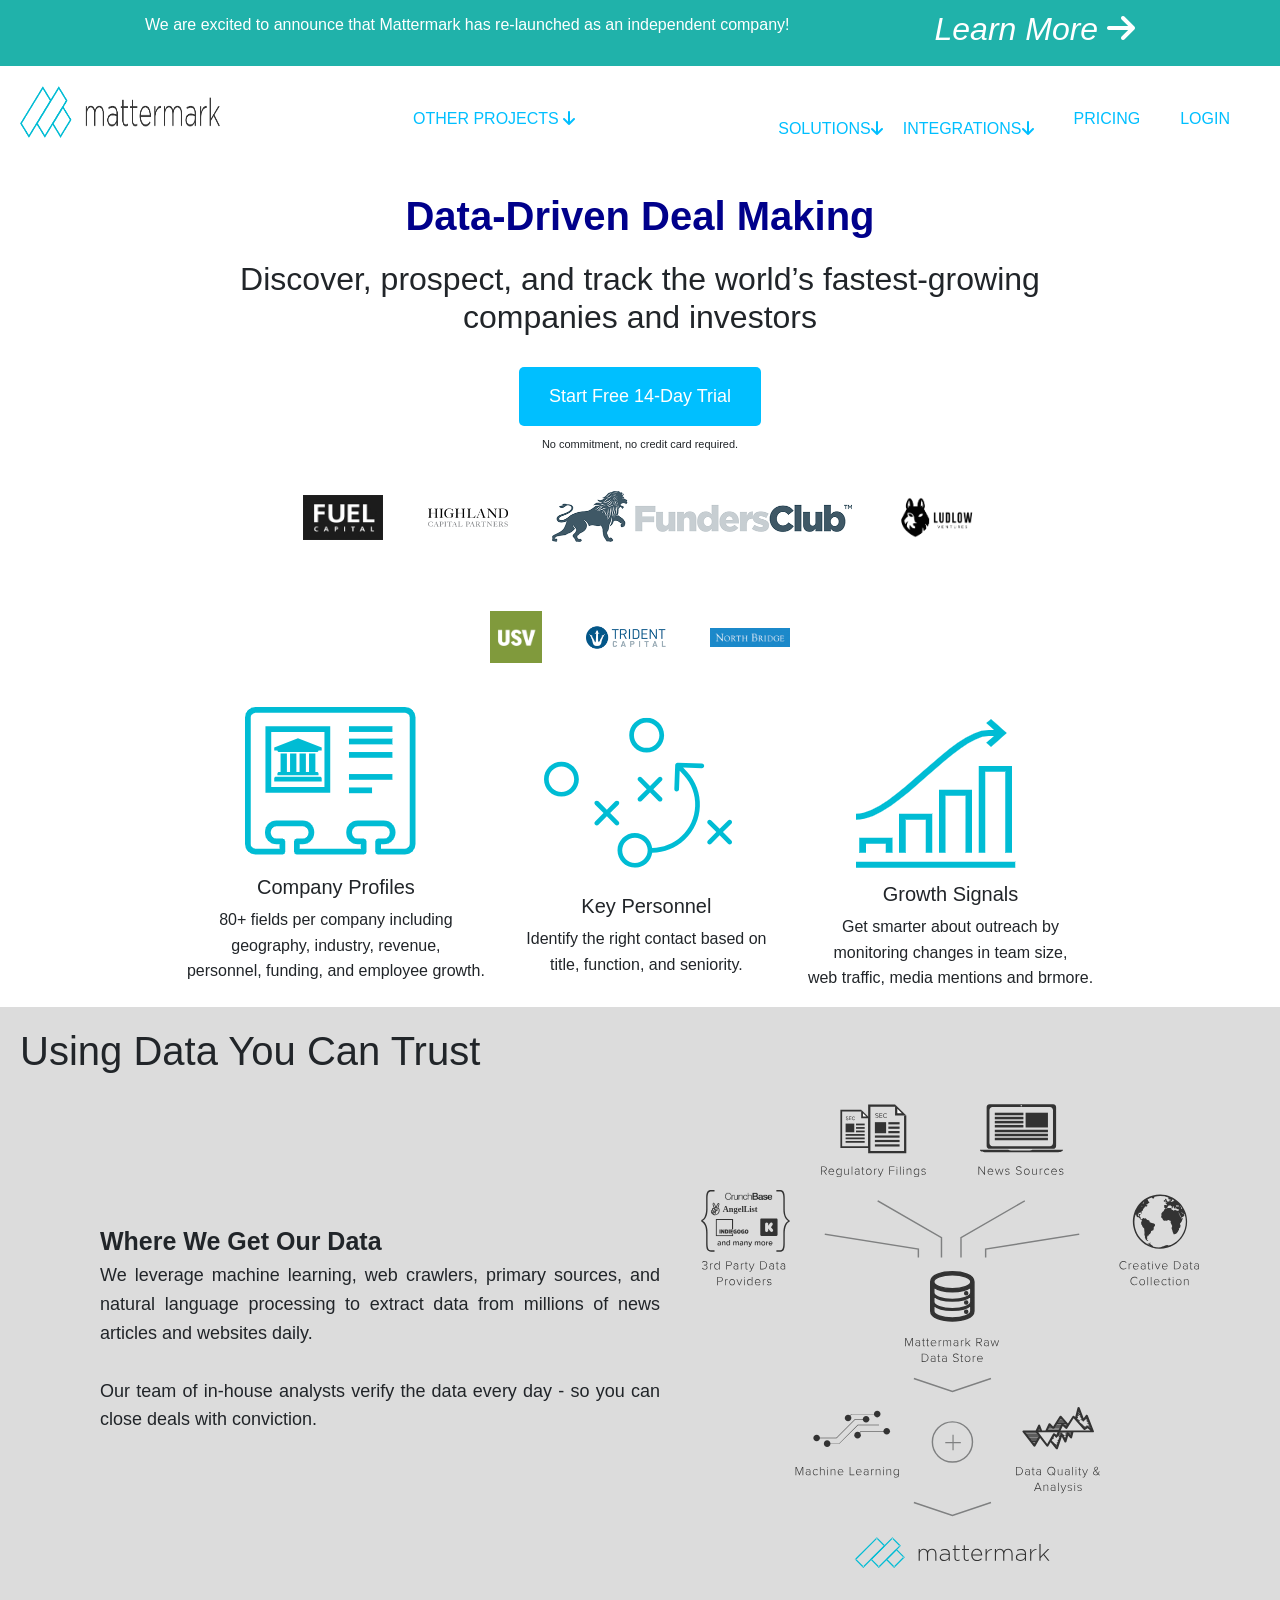
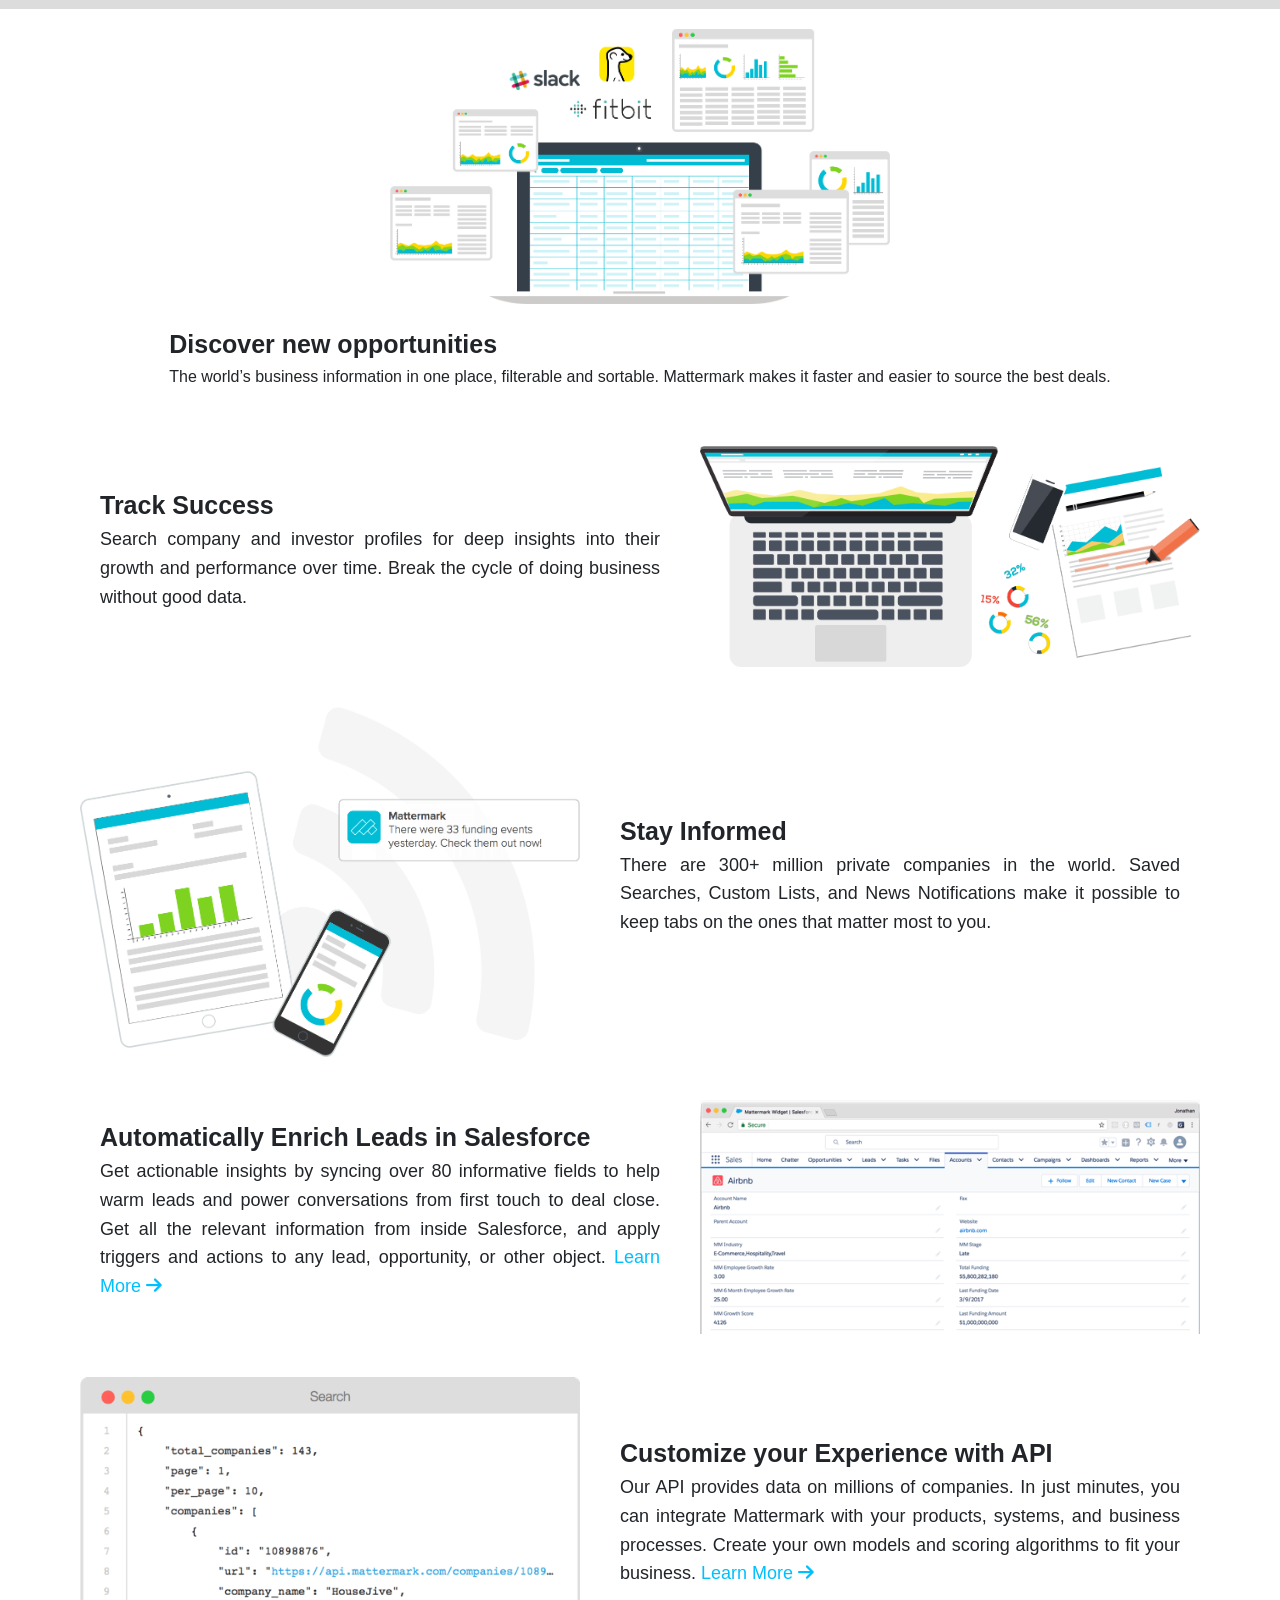
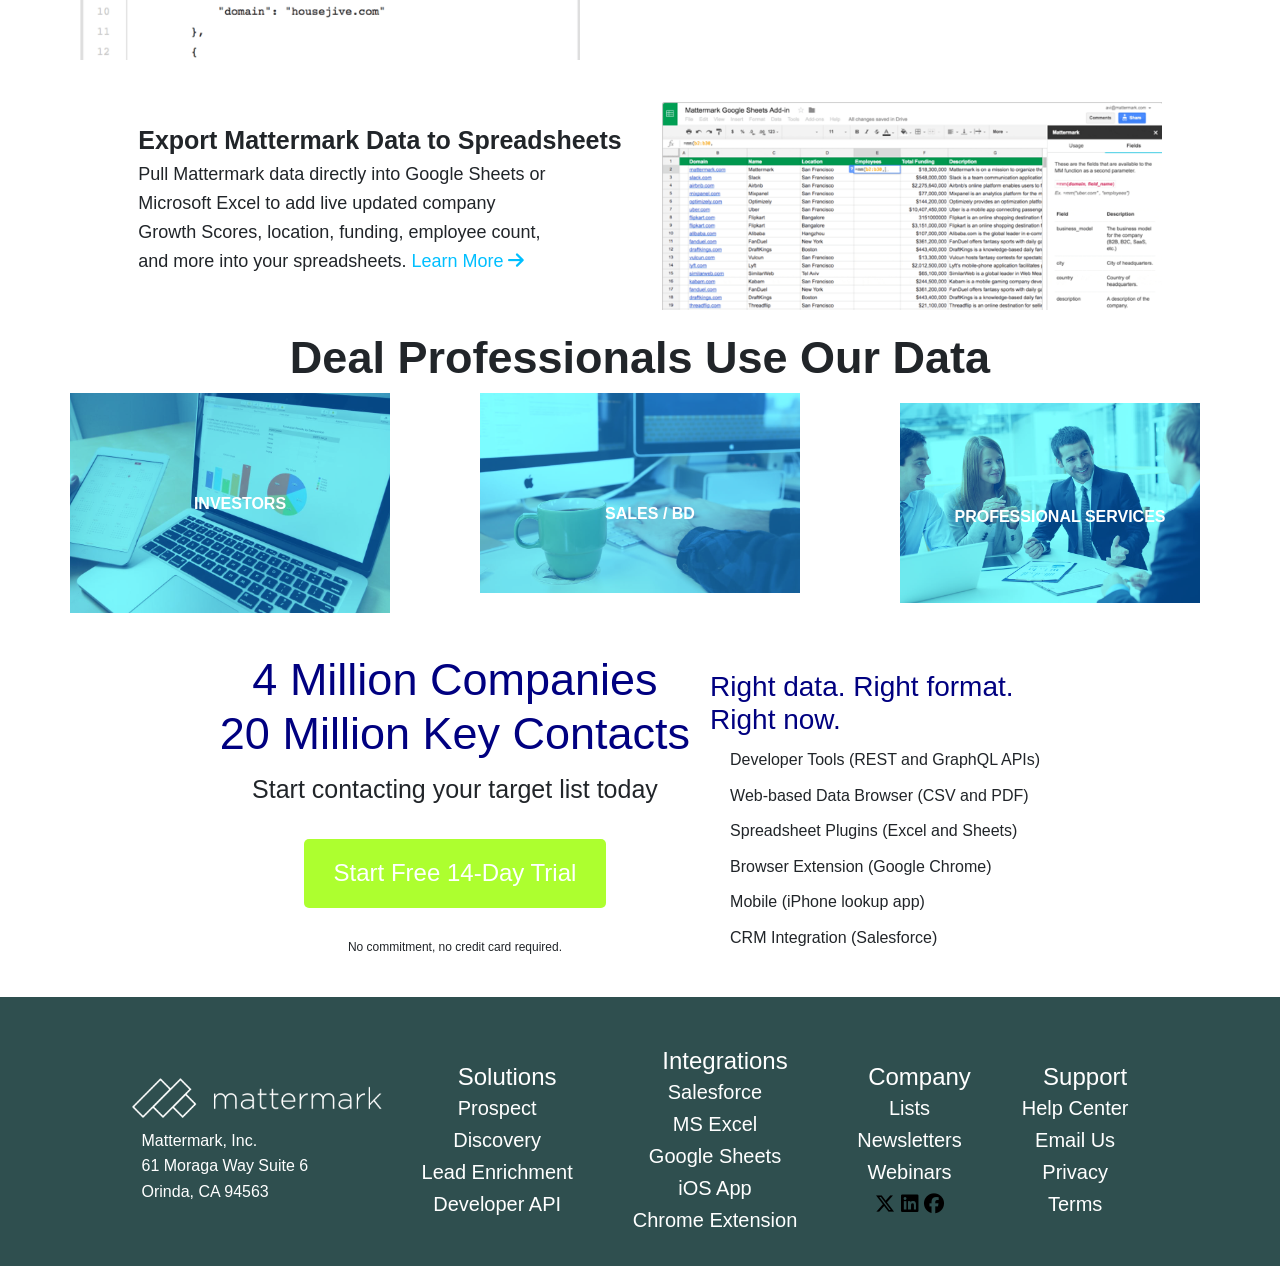
<file: index.html>
<!DOCTYPE html>
<html lang="en">
<head>
    <meta charset="UTF-8">
    <meta name="viewport" content="width=device-width, initial-scale=1.0">
    <title>MATTER MARK</title>
     <!-- CSS BOOTSTRAP CDN LINK -->
     <link rel="stylesheet" href="https://cdn.jsdelivr.net/npm/bootstrap@5.3.5/dist/css/bootstrap.min.css">

     <!-- FONT AWESOME CDN -->
     <link rel="stylesheet" href="https://cdnjs.cloudflare.com/ajax/libs/font-awesome/6.7.2/css/all.min.css" integrity="sha512-Evv84Mr4kqVGRNSgIGL/F/aIDqQb7xQ2vcrdIwxfjThSH8CSR7PBEakCr51Ck+w+/U6swU2Im1vVX0SVk9ABhg==" crossorigin="anonymous" referrerpolicy="no-referrer" />
     <link rel="stylesheet" href="mattermark.css">
</head>
<body>
    <!-- <marquee style="font-size: 30px; font-weight: bolder;">This is a student's project and not an attempt to clone the existing webpage.</marquee> -->
    <div class="header">
       <p class="phead">We are excited to announce that Mattermark has re-launched as an independent company!</p>
       <i><a href="#"><h2 class="learn">Learn More <i class="fa-solid fa-arrow-right"></i></h2></a></i>
    </div>

    <div class="suphead">
        <div class="subhead">
            <img src="logo-cyan-light-bg.png" alt="logo" width="200" height="52">
        </div>

        <div>
            <ul class="parent">
                <li class="dropdown" onclick="toggleMenu(event)">
                  OTHER PROJECTS <i class="fa-sharp fa-solid fa-arrow-down"></i>
              
                  <ul class="dropelement" id="menu">
                    <li><a href="index.html">Mattermark</a></li>
                    <li><a href="apt.html">Aptible</a></li>
                    <li><a href="paypal.html">Paypal</a></li>
                    <li><a href="mtn.html">MTN</a></li>
                    <li><a href="wapplyzer.html">Wapplyzer</a></li>
                    <li><a href="sky.html">Skyscanner</a></li>
                    <li><a href="uxpin.html">UX PIN</a></li>
                    <li><a href="spotify.html">Spotify</a></li>
                  </ul>
                </li>
            </ul>
        </div>

        <div class="submenu">
            <div class="subhead">
                <ul class="parent subhead">
                    <li class="dropdown list">SOLUTIONS<i class="fa-sharp fa-solid fa-arrow-down"></i>
                        <ul class="dropelement">
                            <li class="list"><a style="color: deepskyblue;" href="#">LIST BUILDING</a></li><br>
                            <li class="list"><a style="color: deepskyblue;" href="#"> LEAD ENRICHMENT</a></li>
                            <li class="list"><a style="color: deepskyblue;" href="#"> DEVELOPER TOOLS</a></li>
                        </ul>
                    </li>
                </ul>
    
                <ul class="parent subhead">
                    <li class="dropdown list pri">INTEGRATIONS<i class="fa-sharp fa-solid fa-arrow-down"></i>
                        <ul class="dropelement">
                            <li><a style="color: deepskyblue;" href="#">SALESFORCE</a></li>
                            <li><a style="color: deepskyblue;" href="#">MICROSOFT EXCEL</a></li>
                            <li><a style="color: deepskyblue;" href="#"></a>GOOGLE SHEETS</li>
                            <li><a style="color: deepskyblue;" href="#"></a>BROWSER EXTENSION</li>
                            <li><a style="color: deepskyblue;" href="#"></a>IPHONE APP</li>
                        </ul>
                    </li>
                </ul>
    
               <div>
                    <ul class="subhead">
                        <li class="pri"><a href="#" class="pri">PRICING</a></li>
                        <li class="pri"><a href="#" class="pri">LOGIN</a></li>
                    </ul>
               </div>
            </div>
        </div>
    </div>
    
    <!-- <div class="headi">
        <img src="logo-cyan-light-bg.png" alt="logo" width="200" height="52">
        <i class="fas fa-bars menu-icon iparent" style="font-size: 40px;"></i>
    </div> -->
    
      
    <div class="navs">
        <nav class="navbar navbar-expand-lg bg-body-tertiary">
            <div class="container-fluid">
              <a class="navbar-brand" href="#"></a>
              <button class="navbar-toggler" type="button" data-bs-toggle="collapse" data-bs-target="#navbarSupportedContent" aria-controls="navbarSupportedContent" aria-expanded="false" aria-label="Toggle navigation">
                <span class="navbar-toggler-icon"></span>
              </button>
              <div class="collapse navbar-collapse" id="navbarSupportedContent">
                <ul class="navbar-nav me-auto mb-2 mb-lg-0">
                  <li class="nav-item">
                    <!-- <a class="nav-link active" aria-current="page" href="#">Home</a> -->
                  </li>
                  <!-- <li class="nav-item">
                    <a class="nav-link" href="#">Link</a>
                  </li> -->
                  <li class="nav-item dropdown">
                    <a class="nav-link dropdown-toggle" href="#" role="button" data-bs-toggle="dropdown" aria-expanded="false">
                      OTHER PROJECTS
                    </a>
                    <ul class="dropdown-menu">
                      <li><a class="dropdown-item" href="index.html">First</a></li>
                      <li><a class="dropdown-item" href="apt.html">Second</a></li>
                      <!-- <li><hr class="dropdown-divider"></li> -->
                      <li><a class="dropdown-item" href="#">Something else here</a></li>
                    </ul>
                  </li>
                  <!-- <li class="nav-item">
                    <a class="nav-link disabled" aria-disabled="true">Disabled</a>
                  </li>
                </ul> -->
                <!-- <form class="d-flex" role="search">
                  <input class="form-control me-2" type="search" placeholder="Search" aria-label="Search"/>
                  <button class="btn btn-outline-success" type="submit">Search</button>
                </form> -->
              </div>
            </div>
          </nav>
    </div>

    <div class="text-center">
        <h1 class="data">Data-Driven Deal Making</h1>
        <h2>
            Discover, prospect, and track the world’s fastest-growing <br> companies and investors
        </h2>
        <button class="but">Start Free 14-Day Trial</button>
        <P class="datap">No commitment, no credit card required.</P>
       <div class="datai">
            <img class="img" src="fuel_trns.png" alt="logo" width="80">
            <img class="img" src="hcptrns.png" alt="logo" width="80">
            <img class="img" src="MATT.png" alt="" width="300">
            <img class="img" src="ludlow-new.png" alt="logo" width="80"> <br> <br>
            <img class="img" src="usv-logo.png" alt="logo" width="52" height="52">
            <img class="img" src="trident_trns.png" alt="logo" width="80">
            <img class="img" src="northbridge-logo.png" alt="logo" width="80">
       </div>
    </div>

    
      <div class="com">
        <div class="compi">
            <img src="companypro.PNG" alt="">
            <h5>Company Profiles</h5>
            <p>
                80+ fields per company including <br>geography, industry, revenue, <br>personnel, funding, and employee growth.
            </p>
        </div>
        <div class="compi">
                <img src="key.PNG" alt="">
                <h5>Key Personnel</h5>
                <p>Identify the right contact based on <br>title, function, and seniority.</p>
        </div>
        <div class="compi">
                <img src="growthsig.PNG" alt="">
                <h5>Growth Signals</h5>
                <p>Get smarter about outreach by <br> monitoring changes in team size, <br>web traffic, media mentions and brmore.</p>
        </div>
    </div>
    

    <div>
        <div class="usee">
            <h1 class="useh">
                Using Data You Can Trust
            </h1>
            <div class="use">
                 <div class="used" >
                <p class="usep">
                    <strong class="uses">Where We Get Our Data</strong><br>
                    We leverage machine learning, web crawlers, primary sources, and natural language processing to extract data from millions of news articles and websites daily. <br><br> Our team of in-house analysts verify the data every day - so you can close deals with conviction.
                </p>
            </div>   
            <div>
                <img src="AAA.svg" alt="" width="500" class="uset">
            </div>  
        </div>
    </div>

    <div class="dis">
        <div class="disd">
            <div class="disp">
                <img src="opportunity.png" alt="logo" width="500" class="diss">
            </div>
            <div class="">
                <p class="diss">
                    <strong class="dist">Discover new opportunities</strong><br>
                    The world’s business information in one place, filterable and sortable. Mattermark makes it faster and easier to source the best deals.
                </p>
            </div>
        </div>
    </div>

    
    <div class="track">
        <div class="">
            <p class="trackp">
                <strong class="tracks">Track Success</strong>
                <br>Search company and investor profiles for deep insights into their growth and performance over time. Break the cycle of doing business without good data.
            </p>
        </div>
        <div class="">
            <img src="growth.png" alt="logo" width="500" class="tracki">
        </div>
   </div>
    
    <div class="inf">
        <div class="infd">
            <div class="infp">
                <img src="informed.png" alt="logo" width="500" class="infi">
            </div>
            <div class="">
                
                <p class="infs">
                    <strong class="inft">Stay Informed</strong> <br>There are 300+ million private companies in the world. Saved Searches, Custom Lists, and News Notifications make it possible to keep tabs on the ones that matter most to you.
                </p>
            </div>
        </div>
    </div>

    <div>
        <div class="auto">
            <div class="">
                <p class="autop">
                    <strong class="autos">Automatically Enrich Leads in Salesforce</strong><br>
                    Get actionable insights by syncing over 80 informative fields to help warm leads and power conversations from first touch to deal close. Get all the relevant information from inside Salesforce, and apply triggers and actions to any lead, opportunity, or other object. <a href="#" style="color: deepskyblue;">Learn More <i class="fa-solid fa-arrow-right" style="color: deepskyblue;"></i></a>
                 </p>
            </div>
            <div class="">
                <img src="automatic.png" alt="logo" width="500" class="autoi">
            </div>
        </div>
    </div>

    <div class="cus">
        <div class="cusd">
            <div class="cusp">
                <img src="customize.png" alt="logo" width="500" class="cusi">
            </div>
            <div class="">
                <p class="cuss">
                   <strong class="cust">Customize your Experience with API</strong><br>
                    Our API provides data on millions of companies. In just minutes, you can integrate Mattermark with your products, systems, and business processes. Create your own models and scoring algorithms to fit your business. <a href="#" style="color: deepskyblue;">Learn More <i class="fa-solid fa-arrow-right" style="color: deepskyblue;"></i></a>
                </p>
            </div>
        </div>
    </div>

    <div>
        <div class="expo">
            <div class="">
                <p class="expop">
                    <strong class="expos"> Export Mattermark Data to Spreadsheets</strong><br>
                    Pull Mattermark data directly into Google Sheets or <br> Microsoft Excel to add live updated company <br> Growth Scores, location, funding, employee count, <br>and more into your spreadsheets. <a href="#" style="color: deepskyblue;">Learn More <i class="fa-solid fa-arrow-right" style="color: deepskyblue;"></i></a> 
                </p>
            </div>
            <div class="">
                <img src="home-valuesection-spreadsheet.png" alt="logo" width="500" class="expoi">
            </div>
        </div>
    </div>
    <div class="deal">
        <div class="row">
            <h1 class="dealh">
                Deal Professionals Use Our Data

            </h1>
            <div class="mid">
                <div style="background-image: url(investors.jpg); background-size: cover; background-position: center; background-repeat: no-repeat;   background-color: rgba(0, 191, 255, 0.5); background-blend-mode: overlay">
                    <div>
                        <ul class="midparent">
                            <li class="mids middropdown"> <strong> <br><br>INVESTORS</strong><br>
                                <ul class="middropelement">
                                    Surface new companies and better deals, faster.
                                </ul>
                            </li>
                        </ul>
                    </div>
                </div>
                <div  style="background-image: url(sales.jpg); background-size: cover; background-position: center; background-repeat: no-repeat;  background-color: rgba(0, 191, 255, 0.5); background-blend-mode: overlay;"  class="mid">
                    <ul class="midparent">
                        <li class="midt middropdown"><strong> <br><br>SALES / BD</strong> <br>
                            <ul class="middropelement">
                                Dramatically reduce prospecting time and identify future customers with Mattermark.
                            </ul>
                        </li>
                    </ul>
                </div>
                <div class="">
                    <ul  style="background-image: url(profservices.jpg); background-size: cover; background-position: center; background-repeat: no-repeat;   background-color: rgba(0, 191, 255, 0.5); background-blend-mode: overlay; height: 200px;" class="midparent">
                        <li  class="midp middropdown"><strong> <br><br><br>PROFESSIONAL SERVICES</strong><br>
                            <ul class="middropelement">
                                Research markets, understand competitive landscapes, and deliver to clients quicker.
                            </ul>
                        </li>
                    </ul>
                </div>
            </div>
        </div>
    </div>

    <div class="mill">
            <div>
                <h3 class="millh">
                    4 Million Companies <br> 20 Million Key Contacts
                </h3>
                    <p class="millp">Start contacting your target list today</p>
                    <button class="buts">Start Free 14-Day Trial</button>
                    <P class="butp">No commitment, no credit card required.</P>
            </div>

            <div>
                <h3 style="color: navy;">
                    Right data. Right format. <br> Right now.
                </h3>
                <ul>
                    <li class="milli">Developer Tools (REST and GraphQL APIs)</li>
                    <li class="milli">Web-based Data Browser (CSV and PDF)</li>
                    <li class="milli">Spreadsheet Plugins (Excel and Sheets)</li>
                    <li class="milli">Browser Extension (Google Chrome)</li>
                    <li class="milli">Mobile (iPhone lookup app)</li>
                    <li class="milli">CRM Integration (Salesforce)</li>
                </ul>
            </div>
    </div>

    <div class="footer" style="color: white;">
        
            <div>
                <img src="mm-logo-white.png" alt="" width="250" class="footeri">
               <li style="text-align: justify; margin-top: 10px; font-weight: 500; list-style: none;">   
                    Mattermark, Inc. <br>
                    61 Moraga Way Suite 6 <br>
                    Orinda, CA 94563
               </li>
            </div>
            <div>
                <h4 style="margin-left: 20px;">Solutions</h4>
                <ul>
                    <li style="margin-top: -10px; list-style: none; font-size: 20px; font-weight: 500;">Prospect <br>Discovery</li>
                    <li style="margin-top: -10px; list-style: none; font-size: 20px;  font-weight: 500;">Lead Enrichment</li>
                    <li style="margin-top: -10px; list-style: none; font-size: 20px;  font-weight: 500;">Developer API</li>
                </ul>
            </div>
            <div>
                <h4 style="margin-left: 20px;">Integrations</h4>
                <ul>
                    <li style="margin-top: -10px; list-style: none; font-size: 20px;  font-weight: 500;">Salesforce</li>
                    <li style="margin-top: -10px; list-style: none; font-size: 20px;  font-weight: 500;">MS Excel</li>
                    <li style="margin-top: -10px; list-style: none; font-size: 20px;  font-weight: 500;">Google Sheets</li>
                    <li style="margin-top: -10px; list-style: none; font-size: 20px;  font-weight: 500;">iOS App</li>
                    <li style="margin-top: -10px; list-style: none; font-size: 20px;  font-weight: 500;">Chrome Extension</li>
                </ul>
            </div>
            <div>
                <h4 style="margin-left: 20px;">Company</h4>
                <ul>
                    <li style="margin-top: -10px; list-style: none; font-size: 20px;  font-weight: 500;">Lists</li>
                    <li style="margin-top: -10px; list-style: none; font-size: 20px;  font-weight: 500;">Newsletters</li>
                    <li style="margin-top: -10px; list-style: none; font-size: 20px;  font-weight: 500;">Webinars</li>
                    <li style="margin-top: -10px; list-style: none; font-size: 20px;  font-weight: 500;">
                        <a href="#"><i class="fa-brands fa-x-twitter"></i></a>
                        <a href="#"><i class="fa-brands fa-linkedin"></i></a>
                        <a href="facebook.com"><i class="fa-brands fa-facebook"></i></a>
                    </li>
                </ul>
            </div>
            <div>
                <h4 style="margin-left: 20px;">Support</h4>
                <ul>
                    <li style="margin-top: -10px; list-style: none; font-size: 20px;  font-weight: 500;">Help Center</li>
                    <li style="margin-top: -10px; list-style: none; font-size: 20px;  font-weight: 500;">Email Us</li>
                    <li style="margin-top: -10px; list-style: none; font-size: 20px;  font-weight: 500;">Privacy</li>
                    <li style="margin-top: -10px; list-style: none; font-size: 20px;  font-weight: 500;">Terms</li>
                </ul>
            </div>

    </div>
    <script>
        window.onload = function () {
          alert("This is a student project. It is not an attempt to clone any existing website.");
        };

        function toggleMenu(e) {
        e.stopPropagation(); 

      let menu = document.getElementById("menu");
        menu.classList.toggle("show");
      }

      document.addEventListener("click", function () {
        let menu = document.getElementById("menu");
        menu.classList.remove("show");
      });

    </script>
    <!-- BOOT STRAP CDN -->
    <script src="https://cdn.jsdelivr.net/npm/bootstrap@5.3.7/dist/js/bootstrap.bundle.min.js"></script>
</body>
</html>
</file>
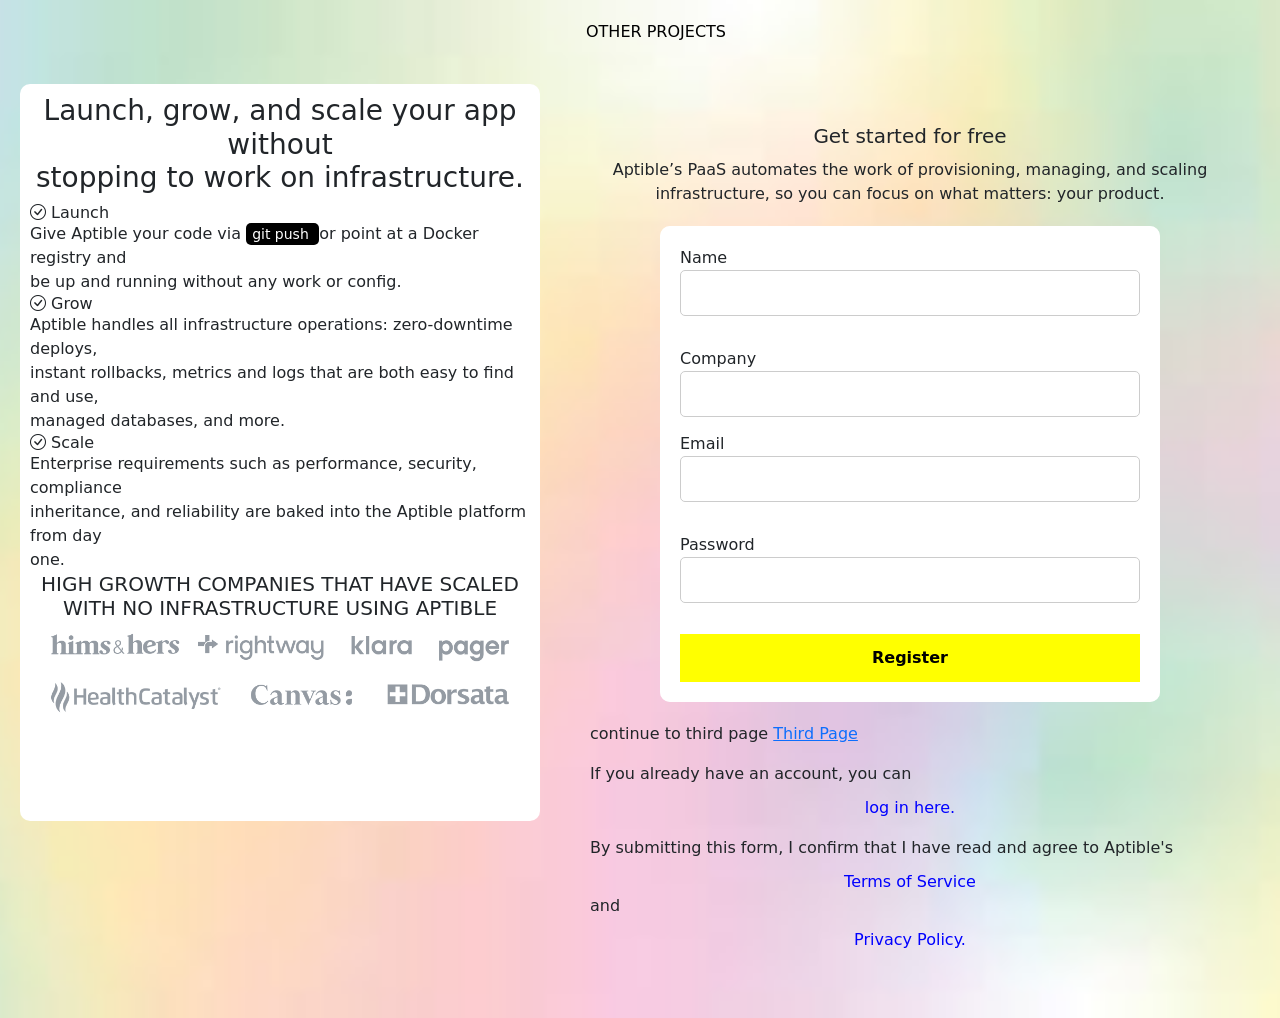
<file: apt.html>
<!DOCTYPE html>
<html lang="en">
<head>
    <meta charset="UTF-8">
    <meta name="viewport" content="width=device-width, initial-scale=1.0">
    <title>APTIBLE</title>
    <link rel="stylesheet" href="apt.css">
    <!-- BOOTSRAP CDN LINK -->
    <link rel="stylesheet" href="https://cdn.jsdelivr.net/npm/bootstrap-icons@1.13.1/font/bootstrap-icons.min.css">
    <link rel="stylesheet" href="https://cdn.jsdelivr.net/npm/bootstrap@5.3.6/dist/css/bootstrap.min.css">
    <link rel="icon" href="aptt.jpeg" type="image/png">
</head>
<body>
    <div>
        <ul class="parent">
            <li class="dropdown" onclick="toggleMenu(event)">
              OTHER PROJECTS <i class="fa-sharp fa-solid fa-arrow-down"></i>
          
              <ul class="dropelement" id="menu">
                <li><a href="index.html">Mattermark</a></li>
                <li><a href="apt.html">Aptible</a></li>
                <li><a href="paypal.html">Paypal</a></li>
                <li><a href="mtn.html">MTN</a></li>
                <li><a href="wapplyzer.html">Wapplyzer</a></li>
                <li><a href="sky.html">Skyscanner</a></li>
                <li><a href="uxpin.html">UX PIN</a></li>
                <li><a href="spotify.html">Spotify</a></li>
              </ul>
            </li>
        </ul>
    </div>
     
    <div class="apt">
        <div class="launch">
            <h3>
                Launch, grow, and scale your app without <br> stopping to work on infrastructure.
            </h3>
            <h6 class="lunch">
                <i class="bi bi-check-circle"></i>
                Launch
            </h6>
            <p class="lunch">
                Give Aptible your code via <span class="span">git push </span> or point at a Docker registry and <br> be up and running without any work or config.
            </p>
            <h6 class="lunch">
                <i class="bi bi-check-circle"></i>
                Grow
            </h6>
            <p class="lunch">
                Aptible handles all infrastructure operations: zero-downtime deploys, <br>
                instant rollbacks, metrics and logs that are both easy to find and use, <br> managed databases, and more.
            </p>
            <h6 class="lunch">
                <i class="bi bi-check-circle"></i>
                Scale
            </h6>
            <p class="lunch">
                Enterprise requirements such as performance, security, compliance <br> inheritance, and reliability are baked into the Aptible platform from day <br> one.
            </p>
            <h5 class="high lunch">
                HIGH GROWTH COMPANIES THAT HAVE SCALED
                WITH NO INFRASTRUCTURE USING APTIBLE
            </h5>
            <img src="signup-sidebar-proof-3237013ce39665e20e4d51f2797fb79a.png" alt="" width="500">
        </div>
        <div class="get">
            <h5 class="getto">Get started for free</h5>
            <p class="getto pill">
                Aptible’s PaaS automates the work of provisioning, managing, and scaling infrastructure, so you can focus on what matters: your product.
            </p>
            <!-- <form id="registrationForm">
                <div>
                    <label for="name">Name</label> 
                    <input id="name"> <br>
                    <p style="color: red;" id="nameError"></p>
                </div>

                <div>
                    <label>Company</label> 
                    <input type="text" required> <br>
                </div>
                
                <div>
                    <label for="email">Email</label> 
                    <input id="email"><br>
                    <p style="color: red;" id="emailError"></p>
                </div>
                <label>Password</label>
                <input type="text" required>
                <button class="but">Create Account</button><br><br>
            </form> <br><br> -->
            
            <form id="registrationForm">
    
                <div>
                    <label for="username">Name</label> 
                    <input id="username" type="text"> 
                    <p style="color: red;" id="usernameError"></p>
                </div>
            
                <div>
                    <label for="company">Company</label> 
                    <input type="text" id="company">
                </div>
                
                <div>
                    <label for="email">Email</label> 
                    <input id="email" type="text">
                    <p style="color: red;" id="emailError"></p>
                </div>
            
                <div>
                    <label for="password">Password</label>
                    <input type="password" id="password">
                    <p style="color: red;" id="passwordError"></p>
                </div>
            
                <button type="submit">Register</button>
            
            </form>
            <p>continue to third page <a href="">Third Page</a></p>
            <p>If you already have an account, you can <a href="#" class="link">log in here.</a></p>
            <p>By submitting this form, I confirm that I have read and agree to Aptible's<a href="#" class="link"> Terms of Service </a>and <a href="#" class="link">Privacy Policy.</a></p>
        </div>
    </div>
    <script>
        window.onload = function () {
          alert("This is a student project. It is not an attempt to clone any existing website.");
        };

        // FORM VALIDATION
        // let nameformat= /^[a-zA-Z\s]+$/
        // let emailformat= /^[a-zA-Z0-9._%+-]+@[a-zA-Z0-9.-]+\.[a-zA-Z]{2,}$/
        // let passwordformat= /^(?=.*[!@#$%^&(),.?":{}|<>])(?=.*\d)(?=.*[a-zA-Z])[a-zA-Z\d!@#$%^&(),.?":{}|<>]{5,15}$/

        // let myform= document.getElementById('registrationForm')        
        // function Validate(e){
        //     e.preventDefault()
        //     let myuseremail= document.getElementById('email').value;
        //     let name= document.getElementById('name').value;
        //     let myuserpassword= document.getElementById('password').value;

        //     emailError.innerHTML = '';
        //     nameError.innerHTML = '';
        //     passwordError.innerHTML = '';

        //     let Ola= true;
        //     if(!(myuseremail.match(emailformat))){
        //         emailError.innerHTML='Invalid email'
        //         Ola= false;
        //     }

        //     if(!(myname.match(nameformat))){
        //         usernameError.innerHTML='Invalid Username'
        //         Ola= false;
        //     }
        //     if(!(myuserpassword.match(passwordformat))){
        //         passwordError.innerHTML='must be btw 5&15 characters, and must contain Uppercase, lowwer case and a special character'
        //         Ola= false;
        //     }

        //     if(Ola){
        //         myform.submit()
        //     }
           
        // }
        // myform.addEventListener('submit', (e)=>Validate(e))
        // REGEX
        let usernameformat = /^[a-zA-Z\s]+$/;
        let emailformat = /^[a-zA-Z0-9._%+-]+@[a-zA-Z0-9.-]+\.[a-zA-Z]{2,}$/;
        let passwordformat = /^(?=.*[!@#$%^&(),.?":{}|<>])(?=.*\d)(?=.*[a-zA-Z]).{5,15}$/;

        // FORM
        let myform = document.getElementById('registrationForm');

        function Validate(e){
            e.preventDefault();

            // VALUES
            let myusername = document.getElementById('username').value.trim();
            let myuseremail = document.getElementById('email').value.trim();
            let myuserpassword = document.getElementById('password').value.trim();

            // ERRORS
            let usernameError = document.getElementById('usernameError');
            let emailError = document.getElementById('emailError');
            let passwordError = document.getElementById('passwordError');

            // CLEAR OLD ERRORS
            usernameError.innerHTML = '';
            emailError.innerHTML = '';
            passwordError.innerHTML = '';

            let Ola = true;

            // USERNAME
            if (!usernameformat.test(myusername)) {
                usernameError.innerHTML = 'Name should contain only letters';
                Ola = false;
            }

            // EMAIL
            if (!emailformat.test(myuseremail)) {
                emailError.innerHTML = 'Invalid email format';
                Ola = false;
            }

            // PASSWORD
            if (!passwordformat.test(myuserpassword)) {
                passwordError.innerHTML = 
                '5–15 chars, include letter, number & special character';
                Ola = false;
            }

            // SUCCESS
            if (Ola) {
                alert("Form submitted successfully!");
                myform.submit();
            }
        }

        // EVENT
        myform.addEventListener('submit', Validate);

        function toggleMenu(e) {
        e.stopPropagation(); 

      let menu = document.getElementById("menu");
        menu.classList.toggle("show");
      }

      document.addEventListener("click", function () {
        let menu = document.getElementById("menu");
        menu.classList.remove("show");
      });

    </script>
    <script src="https://cdn.jsdelivr.net/npm/bootstrap@5.3.6/dist/js/bootstrap.bundle.min.js"></script>
</body>
</html>
</file>
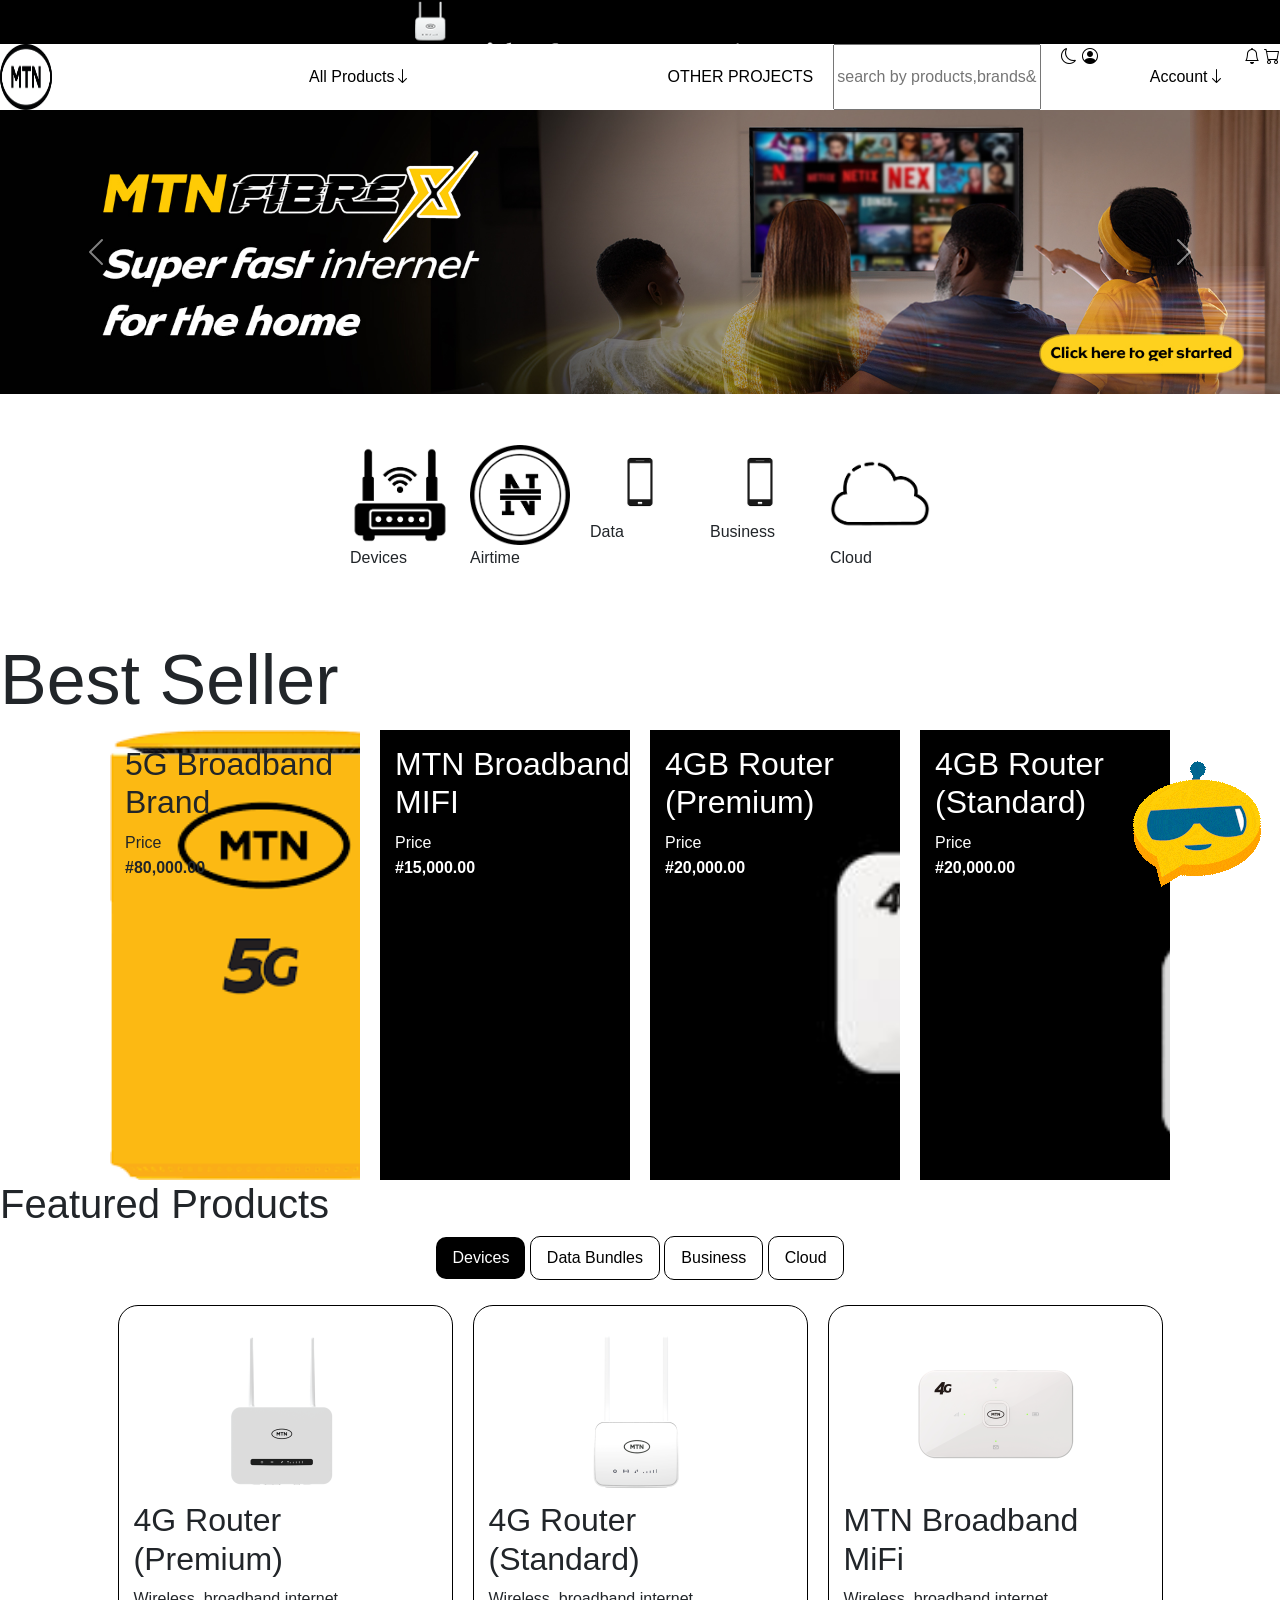
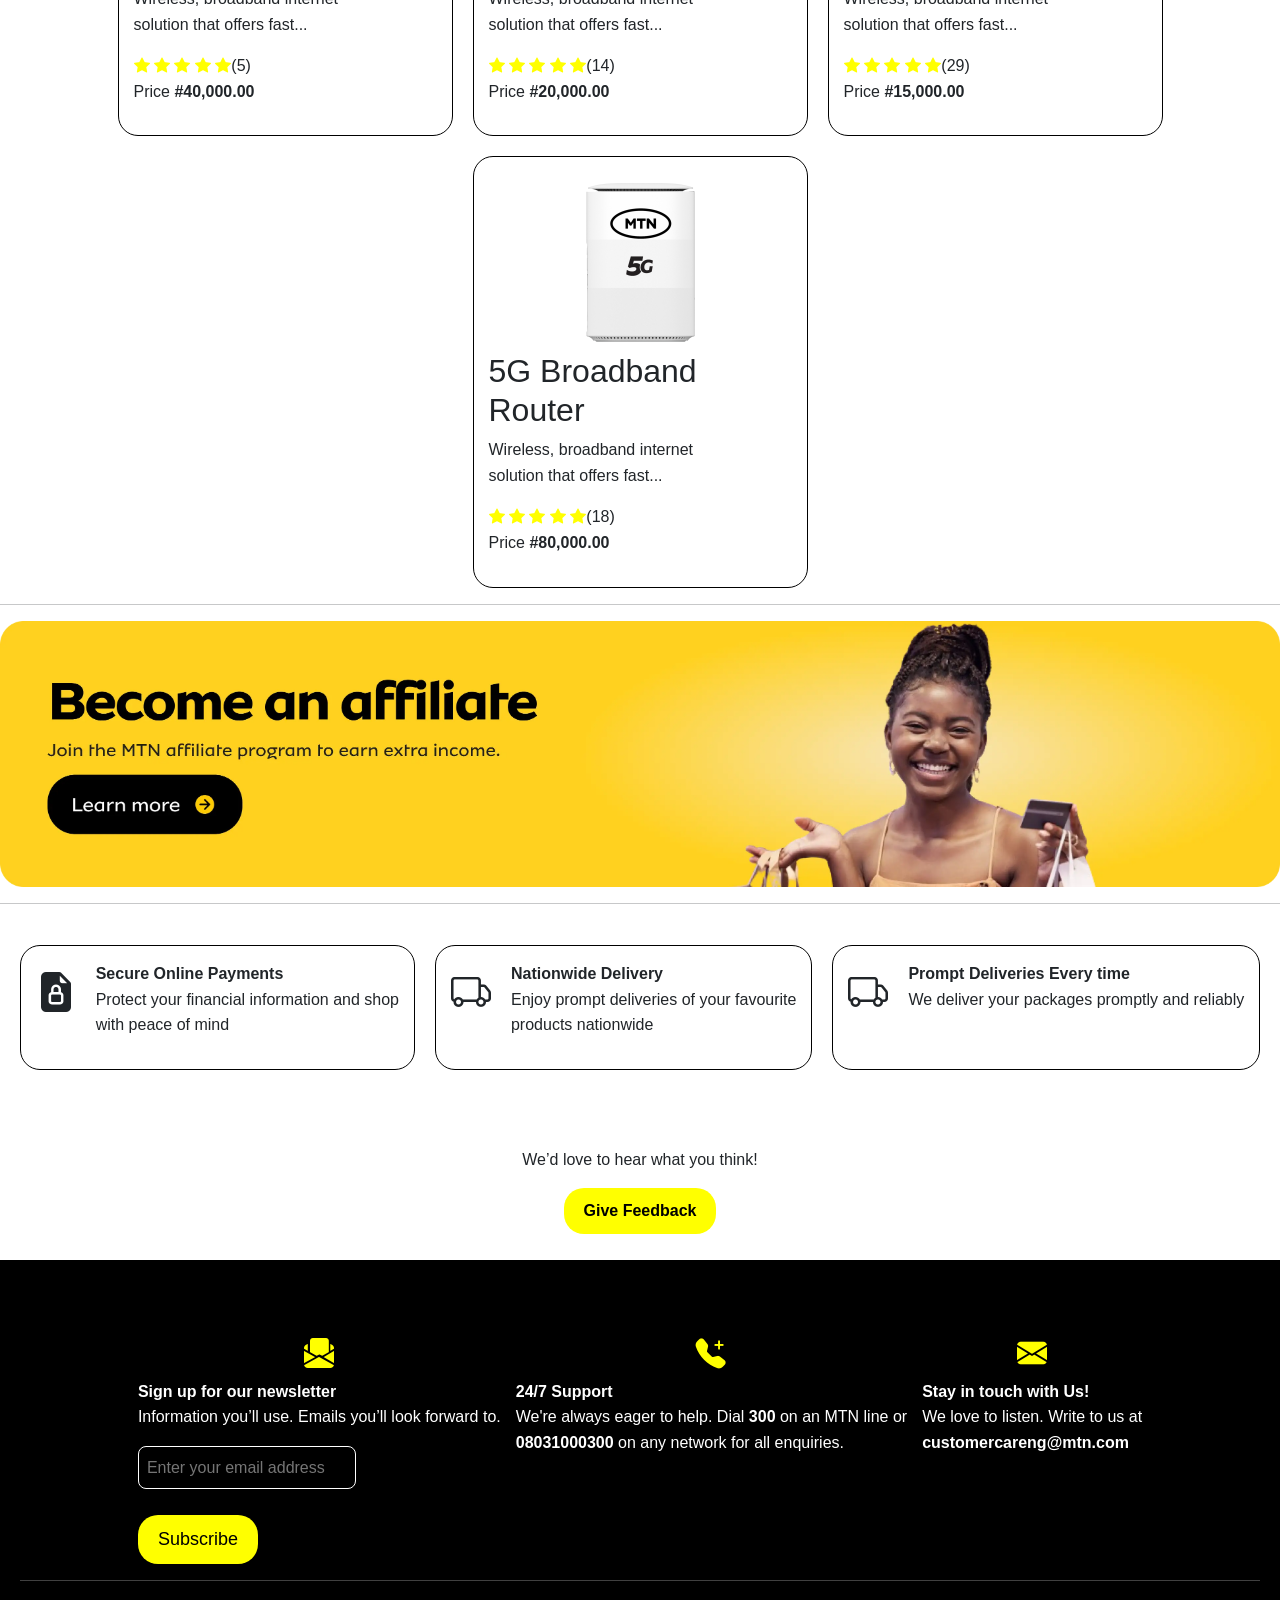
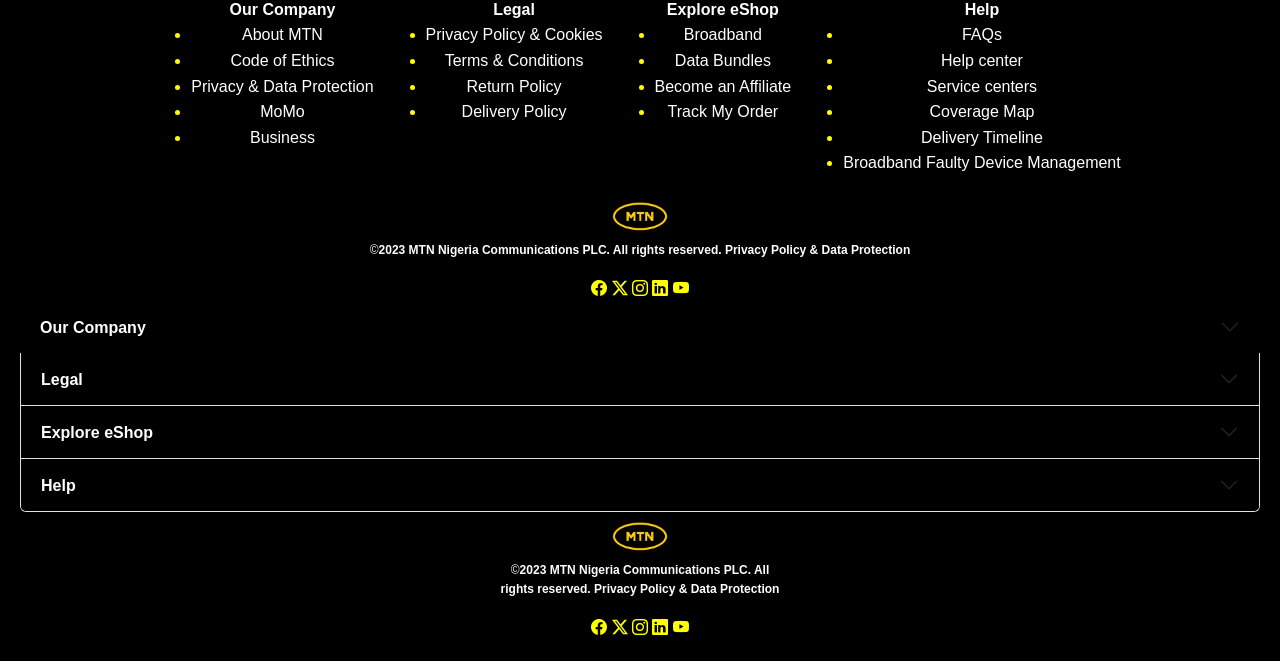
<file: mtn.html>
<!DOCTYPE html>
<html lang="en">
    <head>
        <meta charset="UTF-8">
        <meta name="viewport" content="width=device-width, initial-scale=1.0">
        <title>MTN</title>
        <!-- BOOTSTRAP CDN -->
        <link rel="stylesheet" href="https://cdn.jsdelivr.net/npm/bootstrap@5.3.5/dist/css/bootstrap.min.css">
        <link rel="stylesheet" href="https://cdn.jsdelivr.net/npm/bootstrap-icons@1.13.1/font/bootstrap-icons.min.css">
        <link rel="stylesheet" href="mtn.css">
    </head>
<body>
    <!-- ALERT -->
    <!-- <div class="alert alert-warning alert-dismissible fade show" role="alert">
        <strong>Cave at this is a student's project and not an attempt to clone the existing webpage.</strong>
        <button type="button" class="btn-close" data-bs-dismiss="alert" aria-label="Close"></button>
    </div> -->
    <!-- HEAD -->
   <div class="head">
    <img src="Top-layer-Banner_2.gif" alt="" width="100%">
   </div>
   <!-- MENU BAR -->
   <div class="menu">
      <img src="mtn logo.png" alt="" width="52">
      <ul class="parent">
        <li class="dropdown">All Products<i class="bi bi-arrow-down"></i>
          <ul class="dropelement">
            device
          </ul>
        </li>
      </ul>

      <div>
        <ul class="parent">
          <li class="dropdown" onclick="toggleMenu(event)">
            OTHER PROJECTS <i class="fa-sharp fa-solid fa-arrow-down"></i>
        
            <ul class="dropelement" id="menu">
              <li><a href="index.html">Mattermark</a></li>
              <li><a href="apt.html">Aptible</a></li>
              <li><a href="paypal.html">Paypal</a></li>
              <li><a href="mtn.html">MTN</a></li>
              <li><a href="wapplyzer.html">Wapplyzer</a></li>
              <li><a href="sky.html">Skyscanner</a></li>
              <li><a href="uxpin.html">UX PIN</a></li>
              <li><a href="spotify.html">Spotify</a></li>
            </ul>
          </li>
        </ul>
      </div>

      <input type="text" placeholder="search by products,brands&categories">
      <div class="submenu">
        <div>
          <a href="#"><i class="bi bi-moon"></i></a>
          <a href="#"> <i class="bi bi-person-circle"></i></a>
        </div>
        <div>
          <ul class="parent">
            <li class="dropdown">Account<i class="bi bi-arrow-down"></i>
              <ul class="dropelement">
                Login/Signup
              </ul>
    
            </li>
          </ul>
        </div>
        <div>
          <a href="#"><i class="bi bi-bell"></i></a>
          <a href="#"><i class="bi bi-cart"></i></a>
        </div>
      </div>
   </div>

   <!-- DISPLAY -->
  <div class="caro">
    <!-- <img src="mtn.jpg" alt="" width="1350"> -->
    <div id="carouselExampleCaptions" class="carousel slide" data-bs-ride="carousel" style="width: 100%;">
        <!-- <div class="carousel-indicators">
          <button type="button" data-bs-target="#carouselExampleCaptions" data-bs-slide-to="0" class="active" aria-current="true" aria-label="Slide 1"></button>
          <button type="button" data-bs-target="#carouselExampleCaptions" data-bs-slide-to="1" aria-label="Slide 2"></button>
        </div> -->
        <div class="carousel-inner">
          <div class="carousel-item active">
            <img src="fibrex_eshop_web.jpg" class="d-block w-100" alt="..." width="fit-content">
            <div class="carousel-caption d-none d-md-block">
              <!-- <h5>First slide label</h5>
              <p>Some representative placeholder content for the first slide.</p> -->
            </div>
          </div>
          <div class="carousel-item">
            <img src="desktop-web.jpg" class="d-block w-100" alt="..." width="100">
            <div class="carousel-caption d-none d-md-block">
              <!-- <h5>Second slide label</h5>
              <p>Some representative placeholder content for the second slide.</p> -->
            </div>
          </div>

        </div>
        <button class="carousel-control-prev" type="button" data-bs-target="#carouselExampleCaptions" data-bs-slide="prev">
          <span class="carousel-control-prev-icon" aria-hidden="true"></span>
          <span class="visually-hidden">Previous</span>
        </button>
        <button class="carousel-control-next" type="button" data-bs-target="#carouselExampleCaptions" data-bs-slide="next">
          <span class="carousel-control-next-icon" aria-hidden="true"></span>
          <span class="visually-hidden">Next</span>
        </button>
      </div>
   </div>

   <br><br>
   
   
   <div class="item">

      <div class="tem">
          <img src="rowi.png" alt="" width="100" class="ro">
          <p>Devices</p>
      </div>

        <div class="tem">
          <img src="naira.png" alt="" width="100" class="ro">
          <p>Airtime</p>
        </div>

        <div class="tem">
          <img src="phone.png" alt="" width="100" class="ro">
          <p>Data</p>
        </div>

        <div class="tem">
          <img src="phone.png" alt="" width="100" class="ro">
          <p>Business</p>
        </div>
        
        <div class="tem">
          <img src="cloud.png" alt="" width="100" class="ro">
          <p>Cloud</p>
        </div>
        
    </div>

   <br><br>
   <div>
    <h2 style="font-size: 70px;">Best Seller</h2>
   </div>

  <div class="broad">
    <div style="background: url(route.png); background-repeat: no-repeat; background-size: cover; height: 450px; width: 250px;">
      <h2 style="padding-left: 15px; padding-top: 15px;">5G Broadband <br> Brand</h2>
      <p style="padding-left: 15px;">Price <br> <strong>#80,000.00</strong></p>
    </div>
  
    <div style="background-image: url(router.png); background-repeat: no-repeat; background-size: cover; height: 450px; width: 250px;">
      <h2 style="color: white; padding-left: 15px; padding-top: 15px;">MTN Broadband <br> MIFI</h2>
      <P style="color: white; padding-left: 15px;">Price <br> <strong>#15,000.00</strong></P>
    </div>
  
    <div style="background-image: url(mtn\ 4G.jpeg); background-repeat: no-repeat; background-size: cover; height: 450px; width: 250px;">
      <h2 style="color: white; padding-left: 15px; padding-top: 15px;">4GB Router <br> (Premium) </h2>
      <p style="color: white; padding-left: 15px;">Price <br> <strong>#20,000.00</strong></p>
    </div>
  
    <div style="background-image: url(MTN\ 4G\ STANDARD.png); background-repeat: no-repeat; background-size: cover; height: 450px; width: 250px;">
      <h2 style="color: white; padding-left: 15px; padding-top: 15px;">4GB Router <br> (Standard) </h2>
      <p style="color: white; padding-left: 15px;">Price <br> <strong>#20,000.00</strong></p>
    </div>

  </div>

   <div>
    <h1>Featured Products</h1>
   </div>

    <div class="but">
      <button  class="butt">Devices</button>
      <button class="buti">Data Bundles</button>
      <button class="buti">Business</button>
      <button class="buti">Cloud</button>
    </div>
    <br>
   <div>
    <div  class="imgs">
        <div class="mifi">
          <img src="4GP.png" alt="">
          <h2 style="text-align: justify;">4G Router <br>(Premium)</h2>
          <p>Wireless, broadband internet <br>solution that offers fast...</p>
          <i style="color: yellow;" class="bi bi-star-fill"></i>
          <i style="color: yellow;"  class="bi bi-star-fill"></i>
          <i style="color: yellow;"  class="bi bi-star-fill"></i>
          <i style="color: yellow;"  class="bi bi-star-fill"></i>
          <i style="color: yellow;"  class="bi bi-star-fill"></i>(5)
          <p>Price <strong>#40,000.00</strong></p>
        </div>

        <div class="mifi">
          <img src="4GS.png" alt="">
          <h2 style="text-align: justify;">4G Router <br> (Standard)</h2>
          <p>Wireless, broadband internet <br>solution that offers fast...</p>
          <i style="color: yellow;" class="bi bi-star-fill"></i>
          <i style="color: yellow;" class="bi bi-star-fill"></i>
          <i style="color: yellow;" class="bi bi-star-fill"></i>
          <i style="color: yellow;" class="bi bi-star-fill"></i>
          <i style="color: yellow;" class="bi bi-star-fill"></i>(14)
          <p>Price <strong>#20,000.00</strong></p>
        </div>

        <div  class="mifi">
          <img src="MIFI.png" alt="">
          <h2 style="text-align: justify;">MTN Broadband <br>MiFi</h2>
          <p>Wireless, broadband internet <br>solution that offers fast...</p>
          <i style="color: yellow;" class="bi bi-star-fill"></i>
          <i style="color: yellow;" class="bi bi-star-fill"></i>
          <i style="color: yellow;" class="bi bi-star-fill"></i>
          <i style="color: yellow;" class="bi bi-star-fill"></i>
          <i style="color: yellow;" class="bi bi-star-fill"></i>(29)
          <p>Price <strong>#15,000.00</strong></p>
        </div>

        <div  class="mifi">
          <img src="5GB.png" alt="">
          <h2 style="text-align: justify;">5G Broadband <br>Router</h2>
          <p>Wireless, broadband internet <br>solution that offers fast...</p>
          <i style="color: yellow;" class="bi bi-star-fill"></i>
          <i style="color: yellow;" class="bi bi-star-fill"></i>
          <i style="color: yellow;" class="bi bi-star-fill"></i>
          <i style="color: yellow;" class="bi bi-star-fill"></i>
          <i style="color: yellow;" class="bi bi-star-fill"></i>(18)
          <p>Price <strong>#80,000.00</strong></p>
        </div>
    </div>

    <hr>

    <div class="ban">
      <img src="bann.webp" alt="" width="100%">
    </div>
    <hr>
    <br>
    <div class="sec">
      <div class="secure">
        <i style="font-size: 40px;" class="bi bi-file-earmark-lock-fill nat"></i>
        <div class="pro">
          <p><strong>Secure Online Payments</strong> <br>Protect your financial information and shop <br>with peace of mind</p>
        </div>
       
      </div>

      <div class="secure">
        <i style="font-size: 40px;" class="bi bi-truck nat"></i>
        <div class="pro">
          <p><strong>Nationwide Delivery</strong> <br>Enjoy prompt deliveries of your favourite <br>products nationwide</p>
        </div>
       
      </div>

      <div class="secure">
        <i style="font-size: 40px;" class="bi bi-truck nat"></i>
        <div class="pro">
          <p><strong>Prompt Deliveries Every time</strong> <br>We deliver your packages promptly and reliably</p>
        </div>

      </div>
    </div>
    <br><br><br>
    <div class="love">
      <p>We’d love to hear what you think!</p>
      <button class="give"><strong>Give Feedback</strong></button>
    </div>
    <br>
    <div class="foot">
      <br><br>
      <div class="sign">
        <div class="sub">
          <i style="color: yellow; font-size: 30px;"  class="bi bi-envelope-paper-fill"></i>
          <div class="sup">
            <p style="color: white;"><strong> Sign up for our newsletter</strong> <br>Information you’ll use. Emails you’ll look forward to.</p>
            <input class="input" type="text" placeholder="Enter your email address"> <br><br>
            <button class="button">Subscribe</button>
          </div>
        </div>
      
        <div class="sub">
          <i style="color: yellow; font-size: 30px;"  class="bi bi-telephone-plus-fill"></i>
          <div class="sup">
            <p style="color: white;"><strong>24/7 Support</strong><br>We're always eager to help. Dial <strong>300 </strong> on an MTN line or <br><strong>08031000300</strong> on any network for all enquiries.</p>
          </div> 
        </div>

        <div class="sub">
          <i style="color: yellow; font-size: 30px;"  class="bi bi-envelope-fill"></i>
          <div class="sup">
            <p style="color: white;"><strong>Stay in touch with Us!</strong> <br>We love to listen. Write to us at <br><strong>customercareng@mtn.com</strong></p>
          </div>
        </div>
      </div>
    

      <hr>
  
      <div class="list">
        <div>
          <ul style="color: white;"><strong>Our Company</strong>
            <li style="color: yellow;"><a href="#" style="color: white; text-decoration: none;">About MTN</a></li>
            <li style="color: yellow;"><a href="#" style="color: white; text-decoration: none;">Code of Ethics</a></li>
            <li style="color: yellow;"><a href="#" style="color: white; text-decoration: none;">Privacy & Data Protection</a></li>
            <li style="color: yellow;"><a href="#" style="color: white; text-decoration: none;">MoMo</a></li>
            <li style="color: yellow;"><a href="#" style="color: white; text-decoration: none;">Business</a></li>
          </ul>
        </div>
  
        <div>
          <ul style="color: white;"><strong>Legal</strong>
            <li style="color: yellow;"><a href="#" style="color: white; text-decoration: none;">Privacy Policy & Cookies</a></li>
            <li style="color: yellow;"><a href="#" style="color: white; text-decoration: none;">Terms & Conditions</a></li>
            <li style="color: yellow;"><a href="#" style="color: white; text-decoration: none;">Return Policy</a></li>
            <li style="color: yellow;"><a href="#" style="color: white; text-decoration: none;">Delivery Policy</a></li>
          </ul>
        </div>
  
        <div>
          <ul style="color: white;"><strong>Explore eShop</strong>
            <li style="color: yellow;"><a href="#" style="color: white; text-decoration: none;">Broadband</a></li>
            <li style="color: yellow;"><a href="#" style="color: white; text-decoration: none;">Data Bundles</a></li>
            <li style="color: yellow;"><a href="#" style="color: white; text-decoration: none;">Become an Affiliate</a></li>
            <li style="color: yellow;"><a href="#" style="color: white; text-decoration: none;">Track My Order</a></li>
          </ul>
        </div>
  
        <div>
          <ul style="color: white;"><strong>Help</strong>
            <li style="color: yellow;"><a href="#" style="color: white; text-decoration: none;">FAQs</a></li>
            <li style="color: yellow;"><a href="#" style="color: white; text-decoration: none;">Help center</a></li>
            <li style="color: yellow;"><a href="#" style="color: white; text-decoration: none;">Service centers</a></li>
            <li style="color: yellow;"><a href="#" style="color: white; text-decoration: none;">Coverage Map</a></li>
            <li style="color: yellow;"><a href="#" style="color: white; text-decoration: none;">Delivery Timeline</a></li>
            <li style="color: yellow;"><a href="#" style="color: white; text-decoration: none;">Broadband Faulty Device Management</a></li>
          </ul>
        </div>
      </div>

      <div class="mtn">
        <img src="logomtn.png" alt="" width="60">
        <p style="font-size: 12px;">&copy;<strong>2023 MTN Nigeria Communications PLC. All rights reserved. Privacy Policy & Data Protection</strong></p>
        <i style="color: yellow;" class="bi bi-facebook"></i>
        <i style="color: yellow;" class="bi bi-twitter-x"></i>
        <i style="color: yellow;" class="bi bi-instagram"></i>
        <i style="color: yellow;" class="bi bi-linkedin"></i>
        <i style="color: yellow;" class="bi bi-youtube"></i>
      </div>
      <img id="float" src="ZigiEmotions07-optimize.gif" alt="">

      
      <div class="accord">
        <div class="accordion accordion-flush" id="accordionFlushExample">
          <div class="accordion-item">
            <h2 class="accordion-header">
              <button class="accordion-button collapsed" type="button" data-bs-toggle="collapse" data-bs-target="#flush-collapseOne" aria-expanded="false" aria-controls="flush-collapseOne">
                <strong>Our Company</strong>
              </button>
            </h2>
            <div id="flush-collapseOne" class="accordion-collapse collapse" data-bs-parent="#accordionFlushExample">
              <div class="accordion-body">
                 <li style="color: yellow;"><a href="#" style="color: white; text-decoration: none;">About MTN</a></li>
            <li style="color: yellow;"><a href="#" style="color: white; text-decoration: none;">Code of Ethics</a></li>
            <li style="color: yellow;"><a href="#" style="color: white; text-decoration: none;">Privacy & Data Protection</a></li>
            <li style="color: yellow;"><a href="#" style="color: white; text-decoration: none;">MoMo</a></li>
            <li style="color: yellow;"><a href="#" style="color: white; text-decoration: none;">Business</a></li>
              </div>
          </div>
          <div class="accordion-item">
            <h2 class="accordion-header">
              <button class="accordion-button collapsed" type="button" data-bs-toggle="collapse" data-bs-target="#flush-collapseTwo" aria-expanded="false" aria-controls="flush-collapseTwo">
                <strong>Legal</strong>
              </button>
            </h2>
            <div id="flush-collapseTwo" class="accordion-collapse collapse" data-bs-parent="#accordionFlushExample">
              <div class="accordion-body">
                <li style="color: yellow;"><a href="#" style="color: white; text-decoration: none;">Privacy Policy & Cookies</a></li>
                <li style="color: yellow;"><a href="#" style="color: white; text-decoration: none;">Terms & Conditions</a></li>
                <li style="color: yellow;"><a href="#" style="color: white; text-decoration: none;">Return Policy</a></li>
                <li style="color: yellow;"><a href="#" style="color: white; text-decoration: none;">Delivery Policy</a></li>
              </div>
            </div>
          </div>
          <div class="accordion-item">
            <h2 class="accordion-header">
              <button class="accordion-button collapsed" type="button" data-bs-toggle="collapse" data-bs-target="#flush-collapseThree" aria-expanded="false" aria-controls="flush-collapseThree">
                <strong>Explore eShop</strong>
              </button>
            </h2>
            <div id="flush-collapseThree" class="accordion-collapse collapse" data-bs-parent="#accordionFlushExample">
              <div class="accordion-body">
                <li style="color: yellow;"><a href="#" style="color: white; text-decoration: none;">Broadband</a></li>
                <li style="color: yellow;"><a href="#" style="color: white; text-decoration: none;">Data Bundles</a></li>
                <li style="color: yellow;"><a href="#" style="color: white; text-decoration: none;">Become an Affiliate</a></li>
                <li style="color: yellow;"><a href="#" style="color: white; text-decoration: none;">Track My Order</a></li>
              </div>
            </div>
          </div>
          <div class="accordion-item">
            <h2 class="accordion-header">
              <button class="accordion-button collapsed" type="button" data-bs-toggle="collapse" data-bs-target="#flush-collapseThree" aria-expanded="false" aria-controls="flush-collapseThree">
                <strong>Help</strong>
              </button>
            </h2>
            <div id="flush-collapseThree" class="accordion-collapse collapse" data-bs-parent="#accordionFlushExample">
              <div class="accordion-body">
                <li style="color: yellow;"><a href="#" style="color: white; text-decoration: none;">FAQs</a></li>
                <li style="color: yellow;"><a href="#" style="color: white; text-decoration: none;">Help center</a></li>
                <li style="color: yellow;"><a href="#" style="color: white; text-decoration: none;">Service centers</a></li>
                <li style="color: yellow;"><a href="#" style="color: white; text-decoration: none;">Coverage Map</a></li>
                <li style="color: yellow;"><a href="#" style="color: white; text-decoration: none;">Delivery Timeline</a></li>
                <li style="color: yellow;"><a href="#" style="color: white; text-decoration: none;">Broadband Faulty Device Management</a></li>
              </div>
            </div>
          </div>
        </div>
    </div>
   
    <div class="niger">
      <img src="logomtn.png" alt="" width="60">
      <p style="font-size: 12px;">&copy;<strong>2023 MTN Nigeria Communications PLC. All <br>rights reserved. Privacy Policy & Data Protection</strong></p>
      <i style="color: yellow;" class="bi bi-facebook"></i>
      <i style="color: yellow;" class="bi bi-twitter-x"></i>
      <i style="color: yellow;" class="bi bi-instagram"></i>
      <i style="color: yellow;" class="bi bi-linkedin"></i>
      <i style="color: yellow;" class="bi bi-youtube"></i>
    </div>

    <script>
      window.onload = function () {
        alert("This is a student project. It is not an attempt to clone any existing website.");
      };
      function toggleMenu(e) {
        e.stopPropagation(); 

      let menu = document.getElementById("menu");
        menu.classList.toggle("show");
      }

      document.addEventListener("click", function () {
        let menu = document.getElementById("menu");
        menu.classList.remove("show");
      });
    </script>
  <!-- JS BOOTSTRAP CDN LINK -->
  <script src="https://cdn.jsdelivr.net/npm/bootstrap@5.3.5/dist/js/bootstrap.bundle.min.js"></script>
</body>
</html>
</file>
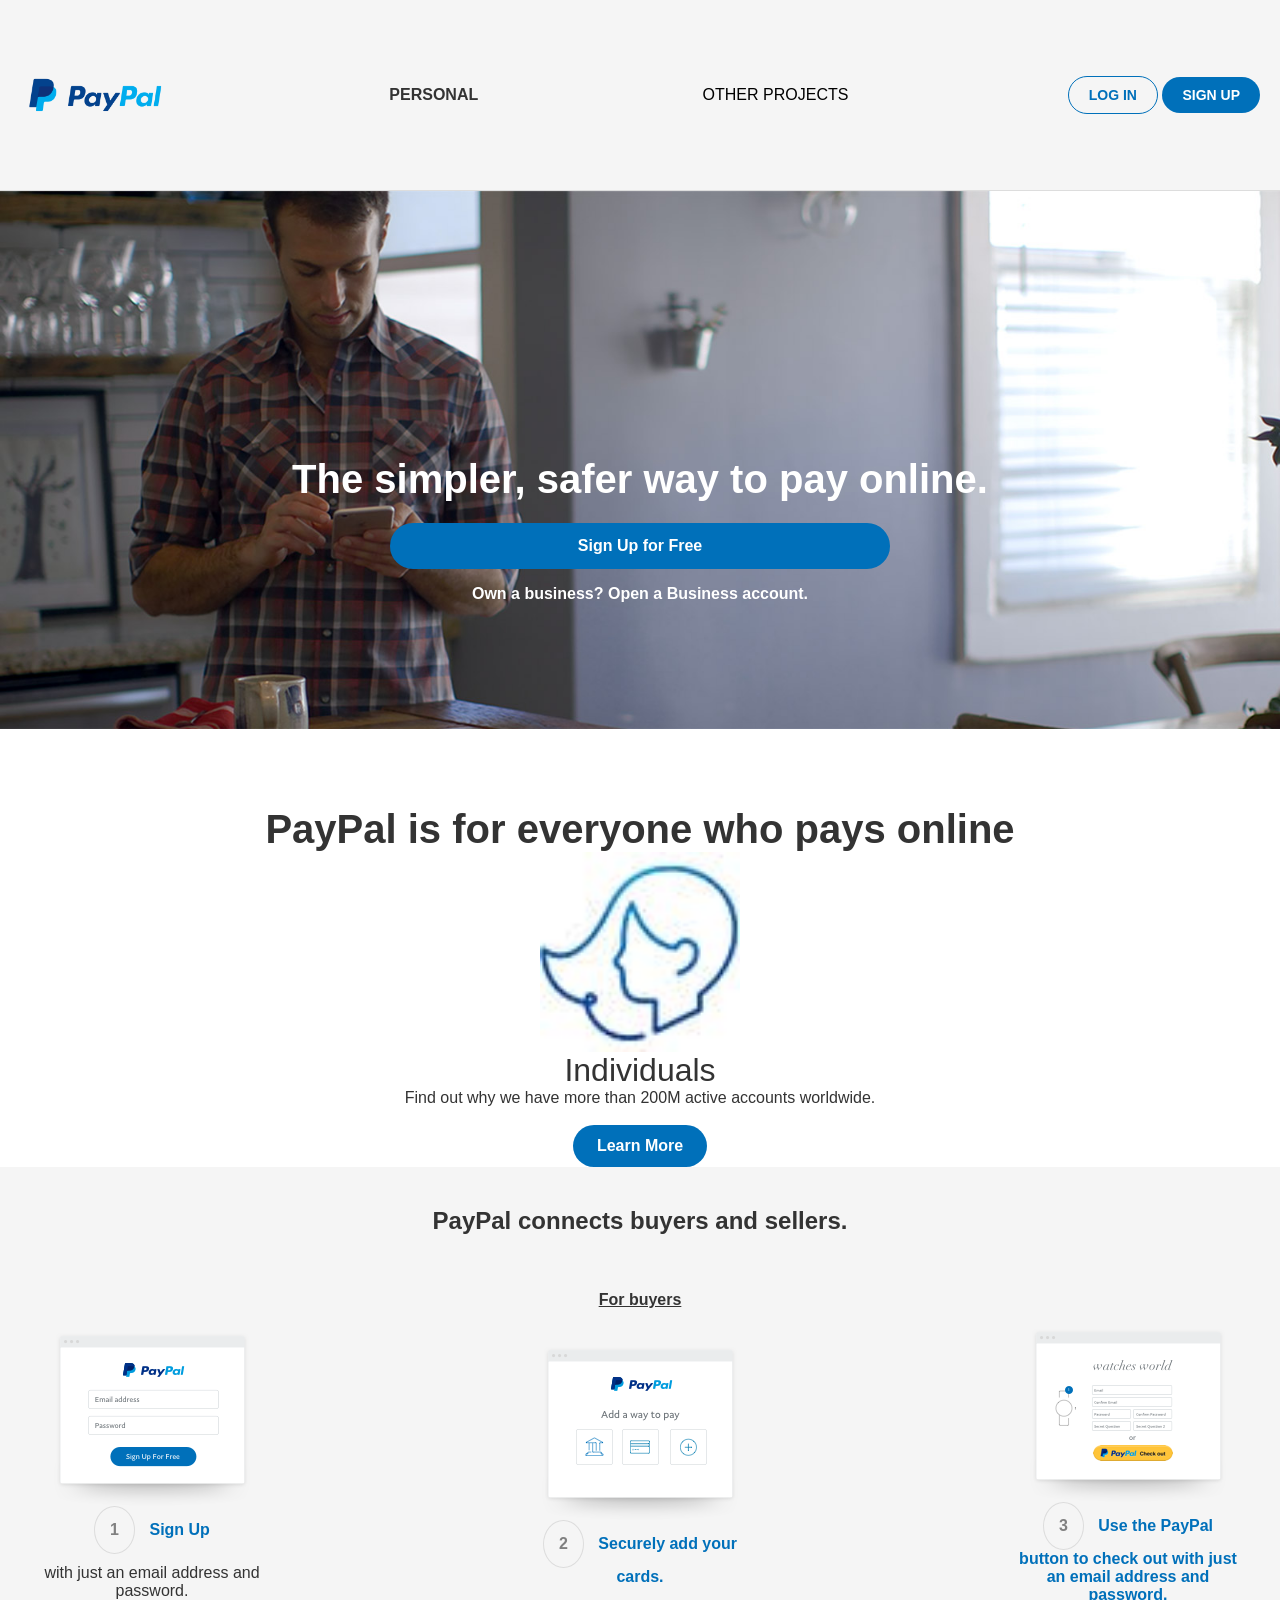
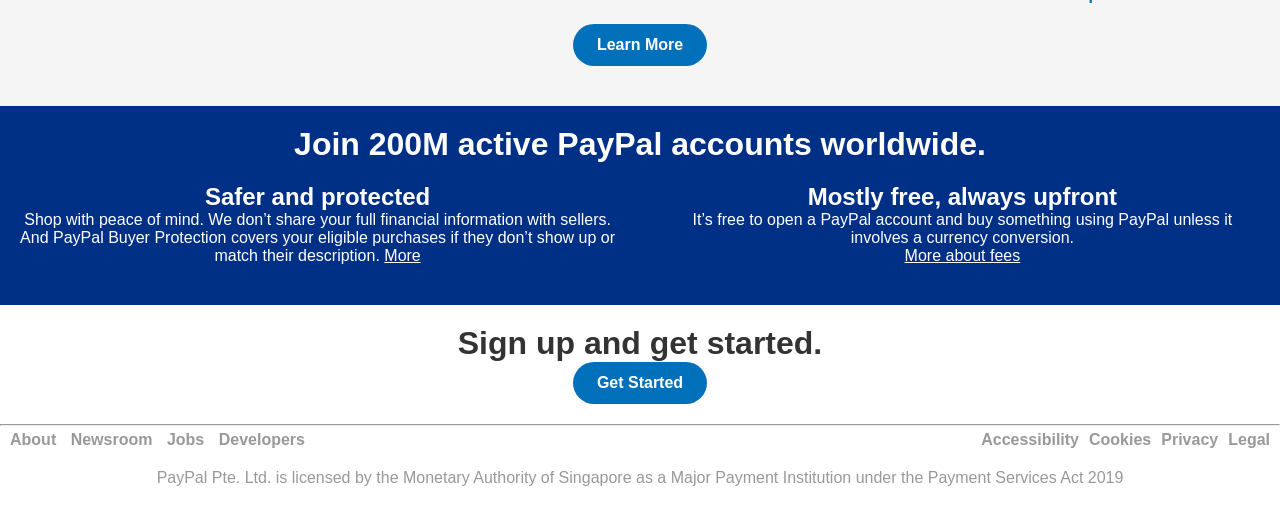
<file: paypal.html>
<!DOCTYPE html>
<html lang="en">
        <head>
            <meta charset="UTF-8">
            <meta name="viewport" content="width=device-width, initial-scale=1.0">
            <title>PayPal.com</title>
            <link rel="stylesheet" href="paypal.css">
            <link rel="icon" href="paypal.png">
        </head>
        <body>
      
            <div class="nav-overlay" id="nav-overlay">
                <ul class="nav-overlay-menu">
                    <li><a href="index.html">Paypal</a></li>
                </ul>
            </div>
            
            <div id="head_section">
                <div id="paypal_logo">
                    <img src="paypal.png" alt="this could not be loaded">
                </div>

                <div id="drop_down">
                    <p id="personal">PERSONAL <i class="bi bi-chevron-compact-down"></i></p>
                </div>
                      
                <div>
                    <ul class="parent">
                        <li class="dropdown" onclick="toggleMenu(event)">
                          OTHER PROJECTS <i class="fa-sharp fa-solid fa-arrow-down"></i>
                      
                          <ul class="dropelement" id="menu">
                            <li><a href="index.html">Mattermark</a></li>
                            <li><a href="apt.html">Aptible</a></li>
                            <li><a href="paypal.html">Paypal</a></li>
                            <li><a href="mtn.html">MTN</a></li>
                            <li><a href="wapplyzer.html">Wapplyzer</a></li>
                            <li><a href="sky.html">Skyscanner</a></li>
                            <li><a href="uxpin.html">UX PIN</a></li>
                            <li><a href="spotify.html">Spotify</a></li>
                          </ul>
                        </li>
                    </ul>
                </div>

                <div id="buttons">
                    <button id="button1">LOG IN</button>
                    <button id="button2">SIGN UP</button>
                </div>
            </div>

            <div id="man_image">
                <img src="man.jpg" alt="Man Image" width="1235">
                
                <div id="text">
                    <p id="writing">The simpler, safer way to pay online.</p>
                </div>
                
                    <center>
                        <div id="btn-container">
                        
                            <button id="sign_up_btn">
                                Sign Up for Free
                            </button>
                        </div>
                    </center>

                    <p id="write"> Own a business? <strong>Open a Business account.</strong></p>
                
                <div id="more-text-container">
                    <p id="more-text">Own a buisness?
                        <span id="hii">Open a buisness account</span>
                    </p>
                </div>
            </div>

            <div id="even-more-text-container">
                <p id="even-more-text">PayPal is for everyone who pays online</p>
            </div>
            <center>
            <div id="w">
                <img src="girl.jpg" alt="sorrry this image was unable to load" id="woman" width="200px"> 
            <div>    
                <p style="font-size: 2em; font-weight: lighter;" id="tab">
                                Individuals
                </p>

                        <p id="m">
                            Find out why we have more than 200M active accounts worldwide.
                        </p>
                    </div>
                </div> <br>
            <button id="learn-more">Learn More</button>

                <div id="lower-part">
                    <div id="connection-container">
                        <p id="connection">PayPal connects buyers and sellers.</p> <br> <br>
                    </div>
                    <div id="for-buyers-container">
                        <p id="for-buyers">
                            For buyers
                        </p>
                    </div>
                    <div id="images">
                        <div id="img_1" >
                            <img src="picts.png" alt="Step 1">
                            <p>
                                <span class="circle">1</span>
                                <span class="step-text">Sign Up</span>
                                <span class="details">with just an email address and <br>password.</span>
                            </p>
                        </div>

                        <div><i class="bi bi-chevron-compact-right"></i></div>

                        <div id="img_2">
                            <img src="pics.png" alt="Step 2">
                            <p>
                                <span class="circle">2</span>
                                <span class="step-text">Securely add your cards.</span>
                            </p>
                        </div>

                        <div><i class="bi bi-chevron-compact-right"></i></div>

                        <div id="img_3">
                            <img src="pic.png" alt="Step 3">
                            <p>
                                <span class="circle">3</span>
                                <span class="step-text">Use the PayPal button to check out with just an email address and password.</span>
                            </p>
                        </div>
                    </div>


                    <button id="learn_more">Learn More</button>
                    </div>

                    <div id="third_part">
                        <div>
                            <h1 id="h1">Join 200M active PayPal accounts worldwide.</h1>
                        </div>
                        <div id="texter-con">
                            <div id="texter">
                             <h1>Safer and protected</h1> 
                             Shop with peace of mind. We don’t share your full financial information with sellers. And PayPal Buyer Protection covers your eligible purchases if they don’t show up or match their description.
                             <a href="#">More</a>
                         </div>
                        
                        <div id="texter_2">
                            <h1>Mostly free, always upfront</h1>
                                It’s free to open a PayPal account and buy something using PayPal unless it involves a currency conversion. <br>
                                <a href="#">More about fees</a>
                        </div>
                    </div> 
                    </div>
                    <center>
                    <div id = 'idk'>
                        <h1 id="starting">Sign up and get started.</h1>
                        <div id="btn-container2">
                        <button id="sign_up_btn2">Get Started</button>
                    </div>

                </div>

               
                <hr id="rule">
                <div id="ul2_main">
                    <ul id="ul2">
                        <li>About</li>
                        <li>Newsroom</li>
                        <li>Jobs</li>
                        <li>Developers</li>
                    </ul>

                        <ul id="mee">
                            <li>Accessibility</li>
                            <li>Cookies</li>
                            <li>Privacy</li>
                            <li>Legal</li>
                        </ul>
                </div>
            <p id="p">PayPal Pte. Ltd. is licensed by the Monetary Authority of Singapore as a Major Payment Institution under the Payment Services Act 2019</p>
        <script>
             window.onload = function () {
            alert("This is a student project. It is not an attempt to clone any existing website.");
            };
            document.getElementById('nav-toggle').addEventListener('click', function() {
                const overlay = document.getElementById('nav-overlay');
                overlay.style.display = overlay.style.display === 'flex' ? 'none' : 'flex';
            });
            function toggleMenu(e) {
            e.stopPropagation(); 

            let menu = document.getElementById("menu");
                menu.classList.toggle("show");
            }

            document.addEventListener("click", function () {
                let menu = document.getElementById("menu");
                menu.classList.remove("show");
            });
                
        </script>
</body>
</html>
</file>
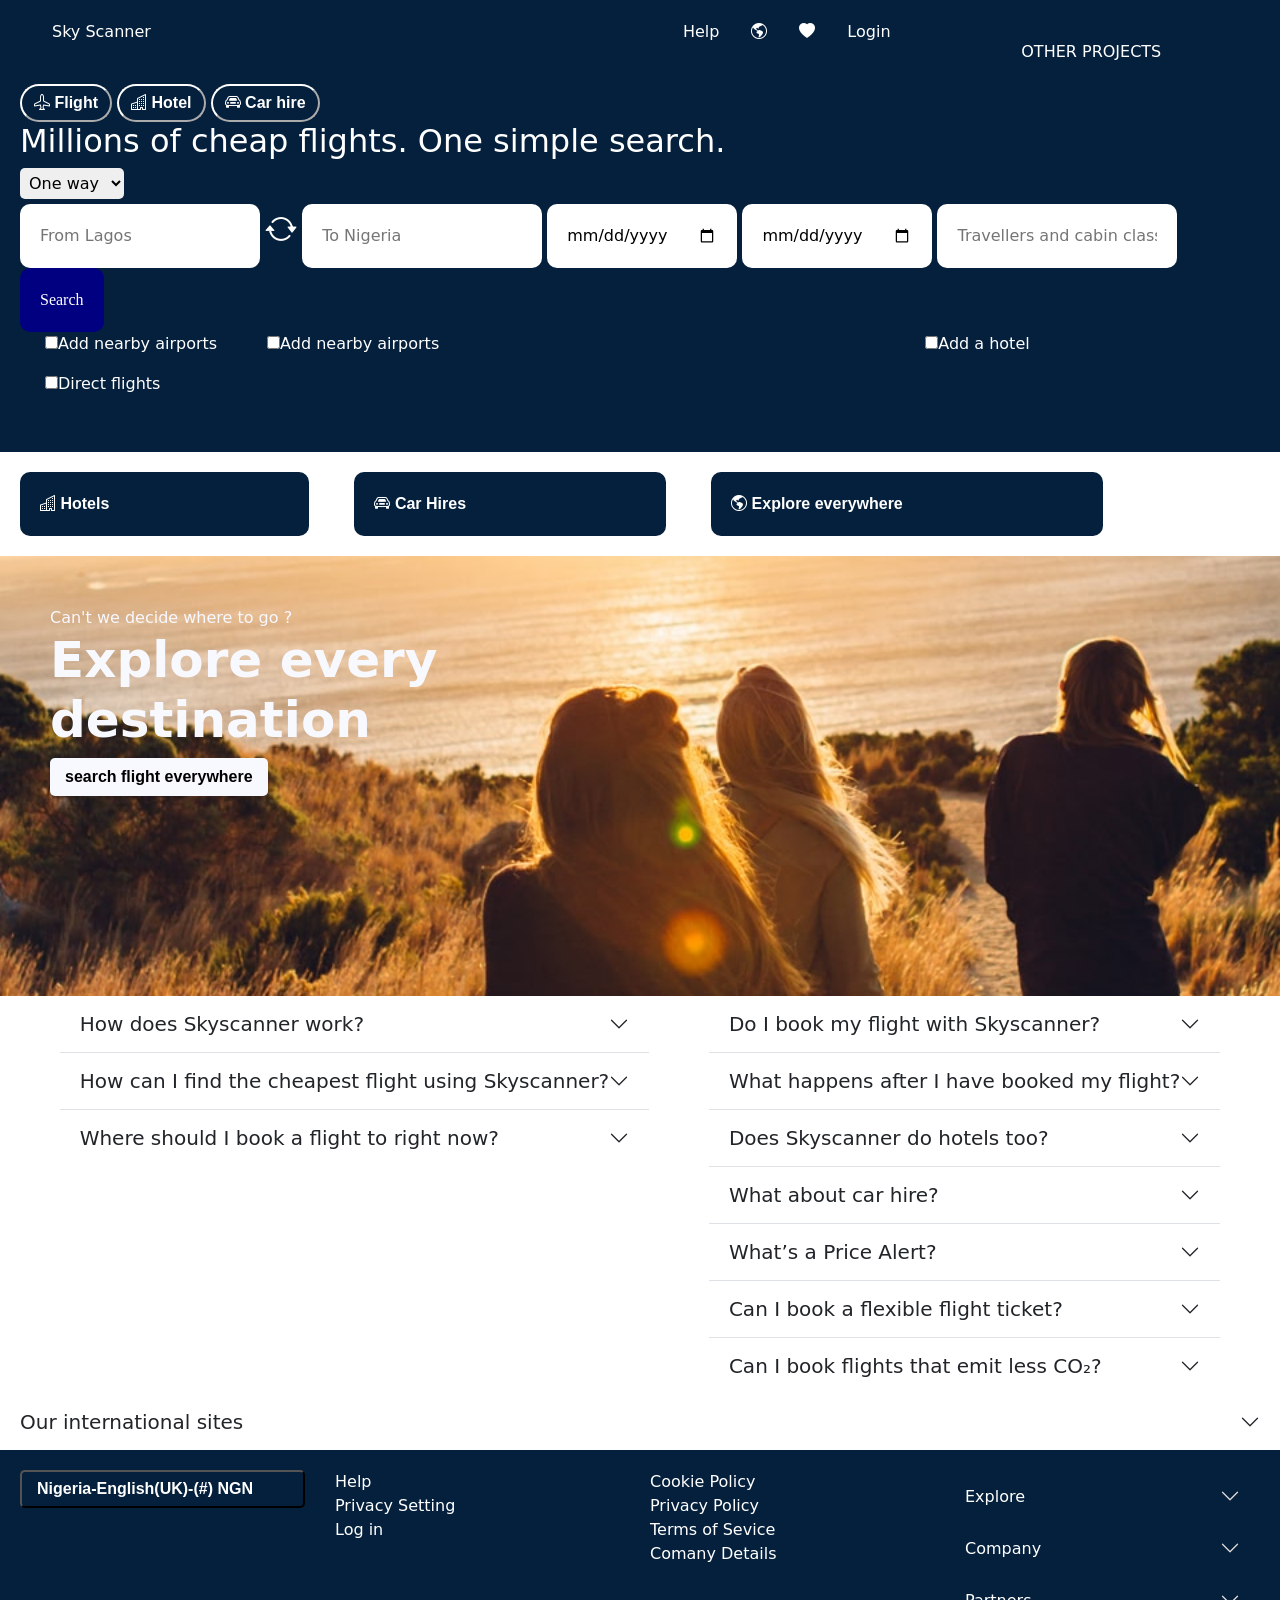
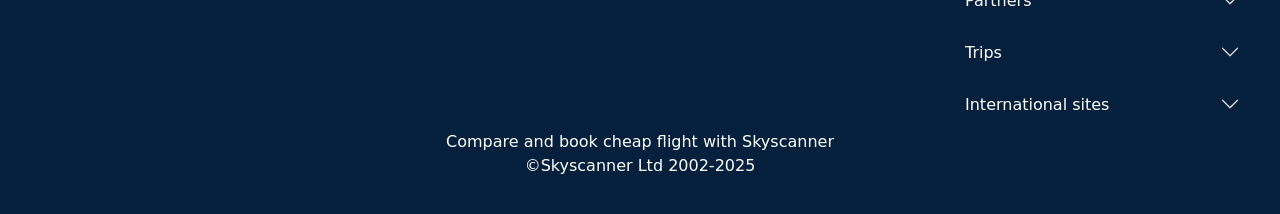
<file: sky.html>
<!DOCTYPE html>
<html lang="en">
    <head>
        <meta charset="UTF-8">
        <meta name="viewport" content="width=device-width, initial-scale=1.0">
        <title>Scy Scanner</title>
        <link rel="stylesheet" href="sky.css">
       <!-- BOOTSTRAP ICON CDN -->
       <link rel="stylesheet" href="https://cdn.jsdelivr.net/npm/bootstrap-icons@1.13.1/font/bootstrap-icons.min.css">
       <link rel="stylesheet" href="https://cdn.jsdelivr.net/npm/bootstrap@5.3.7/dist/css/bootstrap.min.css">
    </head>
    <body>
        <section class="header">
              <header>
                <nav class="nav-header">
                    <ul>Sky Scanner</ul>
                    <ul style="margin-left: 500px;">Help</ul>
                    <ul><i class="bi bi-globe-americas"></i></ul>
                    <ul><i class="bi bi-heart-fill"></i></ul>
                    <ul>Login</ul>
                    <ul class="parent">
                      <li class="dropdown" onclick="toggleMenu(event)">
                        OTHER PROJECTS <i class="fa-sharp fa-solid fa-arrow-down"></i>
                    
                        <ul class="dropelement" id="menu">
                          <li><a href="index.html">Mattermark</a></li>
                          <li><a href="apt.html">Aptible</a></li>
                          <li><a href="paypal.html">Paypal</a></li>
                          <li><a href="mtn.html">MTN</a></li>
                          <li><a href="wapplyzer.html">Wapplyzer</a></li>
                          <li><a href="sky.html">Skyscanner</a></li>
                          <li><a href="uxpin.html">UX PIN</a></li>
                          <li><a href="spotify.html">Spotify</a></li>
                        </ul>
                      </li>
                  </ul>
                </nav>
              </header>
                <button class="flight-button">
                    <i class="bi bi-airplane"></i>
                    Flight
                </button>
                <button class="hotelhire-button">
                    <i class="bi bi-buildings"></i>
                    Hotel
                </button>
                <button class="carhire-button">
                    <i class="bi bi-car-front"></i>
                    Car hire
                </button>
                <h2 style="color: white;">
                    Millions of cheap flights. One simple search.
                </h2>
                <select class="select">
                    <option value="">
                        One way
                    </option>
                    <option value="">
                        Return
                    </option>
                    <option value="">
                        Multi-city
                    </option>
                </select><br>
                    <input class="input" type="text" placeholder="From Lagos">
                    <i class="bi bi-arrow-repeat" style="color: white; font-size: xx-large;"></i>
                    <input class="input" type="text" placeholder="To Nigeria">
                    <input class="input" type="date" placeholder="Depart Add Date">
                    <input class="input" type="date" placeholder="Return Add Date">
                    <input class="input" type="text" placeholder="Travellers and cabin class">
                    <button id="search">Search</button>
                    <div class="selection">
                      <div id="checkbox">
                        <p style="color: white;">
                          <input type="checkbox">Add nearby airports
                        </p>
                        <p style="color: white; margin-left: 50px;">
                          <input type="checkbox">Add nearby airports
                        </p>
                        <p style="color: white; margin-left: 40%;">
                          <input type="checkbox">Add a hotel
                        </p>
                      </div>

                      <div>
                        <p style="color: white;"><input type="checkbox">Direct flights</p>
                      </div>
                    </div>
        </section>

        <section>
            <button class="hotel-button">
                <i class="bi bi-buildings"></i>
                Hotels
            </button>
            <button class="car-button">
                <i class="bi bi-car-front"></i>
                Car Hires
            </button>
            <button class="explore-button">
                <i class="bi bi-globe-americas"></i>
                Explore everywhere
            </button>
        </section>
        <section class="explore">
          <div class="explore-div">
            <p style="margin-bottom: auto;">
              Can't we decide where to go ?
            </p>
            <h1 style="font-weight: bolder; font-size: 50px; margin-top: auto;" >
                Explore every <br>destination
            </h1>
            <button class="explore-flight-button">
                search flight everywhere
            </button>
          </div>
        </section>

        <section class="accord">
            <div class="accordion accordion-flush" id="accordionFlushExample">
                <div class="accordion-item">
                  <h2 class="accordion-header">
                    <button class="accordion-button collapsed" type="button" data-bs-toggle="collapse" data-bs-target="#flush-collapseOne" aria-expanded="false" aria-controls="flush-collapseOne">
                       <span class="accordbut">How does Skyscanner work?</span>
                    </button>
                  </h2>
                  <div id="flush-collapseOne" class="accordion-collapse collapse" data-bs-parent="#accordionFlushExample">
                    <div class="accordion-body">
                        We’re a flight, car hire and hotel search engine. We scan all the top airlines and travel providers across the net, so you can compare flight fares and other travel costs in one place. Once you’ve found the best flight, car hire or hotel, you book directly with the provider.
                    </div>
                  </div>
                </div>
                <div class="accordion-item">
                  <h2 class="accordion-header">
                    <button class="accordion-button collapsed" type="button" data-bs-toggle="collapse" data-bs-target="#flush-collapseTwo" aria-expanded="false" aria-controls="flush-collapseTwo">
                      <span class="accordbut">How can I find the cheapest flight using Skyscanner?</span>
                    </button>
                  </h2>
                  <div id="flush-collapseTwo" class="accordion-collapse collapse" data-bs-parent="#accordionFlushExample">
                    <div class="accordion-body">
                        Finding flights is easy here – over 100 million savvy travellers come to us each month to find cheap flight tickets, hotels and car hire. Here are a few simple tips on how to get the most out of your flight search.
                        Save money and time.Whether it's the fastest flight or the smartest stay, you can pick your preferred flight provider or hotel based on real traveller ratings, and book instantly.
                        Search Everywhere. Go anywhere.Fancy a trip but don’t mind where? Or perhaps you want to discover somewhere new. Search ‘Everywhere’ for the best budget airfare anywhere on any given day.
                        Find the cheapest time to fly.If you have a destination in mind and want to find the cheapest flight, choose ‘Cheapest month’ when you search. Then find flights on the cheapest day.
                    </div>
                  </div>
                </div>
                <div class="accordion-item">
                  <h2 class="accordion-header">
                    <button class="accordion-button collapsed" type="button" data-bs-toggle="collapse" data-bs-target="#flush-collapseThree" aria-expanded="false" aria-controls="flush-collapseThree">
                      <span class="accordbut">Where should I book a flight to right now?</span>
                    </button>
                  </h2>
                  <div id="flush-collapseThree" class="accordion-collapse collapse" data-bs-parent="#accordionFlushExample">
                    <div class="accordion-body">
                      If you're looking for inspiration for your next trip, search Everywhere to find a cheap flight ticket anywhere.
                    </div>
                  </div>
                </div>
              </div>
              <div class="accordion accordion-flush" id="accordionFlushExample">
                <div class="accordion-item">
                  <h2 class="accordion-header">
                    <button class="accordion-button collapsed" type="button" data-bs-toggle="collapse" data-bs-target="#flush-collapseFour" aria-expanded="false" aria-controls="flush-collapseFour">
                     <span class="accordbut">Do I book my flight with Skyscanner?</span>
                    </button>
                  </h2>
                  <div id="flush-collapseFour" class="accordion-collapse collapse" data-bs-parent="#accordionFlushExample">
                    <div class="accordion-body">
                      We’re a search engine, so after you’ve found the best flight ticket you’ll book directly with the airline or travel provider on their site. This will give you the opportunity to add any loyalty information you would like and select your preferred flight options, such as seating.
                    </div>
                  </div>
                </div>
                <div class="accordion-item">
                  <h2 class="accordion-header">
                    <button class="accordion-button collapsed" type="button" data-bs-toggle="collapse" data-bs-target="#flush-collapseFive" aria-expanded="false" aria-controls="flush-collapseFive">
                      <span class="accordbut">What happens after I have booked my flight?</span>
                    </button>
                  </h2>
                  <div id="flush-collapseFive" class="accordion-collapse collapse" data-bs-parent="#accordionFlushExample">
                    <div class="accordion-body">
                      Your flight booking confirmation email and all the other info you'll need will come from the airline or provider you booked with. If you have any follow-up questions about your booking, or want to change or cancel your flight, you’d need to get in touch with them.
                    </div>
                  </div>
                </div>

            <div>
              <div class="accordion accordion-flush" id="accordionFlushExample">
                <div class="accordion-item">
                  <h2 class="accordion-header">
                    <button class="accordion-button collapsed" type="button" data-bs-toggle="collapse" data-bs-target="#flush-collapseSix" aria-expanded="false" aria-controls="flush-collapseSix">
                      <span class="accordbut">Does Skyscanner do hotels too?</span>
                    </button>
                  </h2>
                  <div id="flush-collapseSix" class="accordion-collapse collapse" data-bs-parent="#accordionFlushExample">
                    <div class="accordion-body">
                      Yes! You can use the same magic that powers our flight search to find your perfect stay anywhere.
                    </div>
                  </div>
                </div>
                <div class="accordion-item">
                  <h2 class="accordion-header">
                    <button class="accordion-button collapsed" type="button" data-bs-toggle="collapse" data-bs-target="#flush-collapseSeven" aria-expanded="false" aria-controls="flush-collapseSeven">
                      <span class="accordbut">What about car hire?</span>
                    </button>
                  </h2>
                  <div id="flush-collapseSeven" class="accordion-collapse collapse" data-bs-parent="#accordionFlushExample">
                    <div class="accordion-body">
                      You can also use Skyscanner to search for and compare cheap car hire in seconds, then pick up your wheels from the airport as soon as you touch down.
                    </div>
                  </div>
                </div>
                <div class="accordion-item">
                  <h2 class="accordion-header">
                    <button class="accordion-button collapsed" type="button" data-bs-toggle="collapse" data-bs-target="#flush-collapseEight" aria-expanded="false" aria-controls="flush-collapseEight">
                      <span class="accordbut">What’s a Price Alert?</span>
                    </button>
                  </h2>
                  <div id="flush-collapseEight" class="accordion-collapse collapse" data-bs-parent="#accordionFlushExample">
                    <div class="accordion-body">
                      If you set up a Price Alert, we’ll watch the price of plane tickets for you, and let you know via email or push notification via the app if they rise or fall.
                    </div>
                  </div>
                </div>
                <div class="accordion-item">
                  <h2 class="accordion-header">
                    <button class="accordion-button collapsed" type="button" data-bs-toggle="collapse" data-bs-target="#flush-collapseNine" aria-expanded="false" aria-controls="flush-collapseNine">
                     <span class="accordbut"> Can I book a flexible flight ticket? </span>
                    </button>
                  </h2>
                  <div id="flush-collapseNine" class="accordion-collapse collapse" data-bs-parent="#accordionFlushExample">
                    <div class="accordion-body">
                      We understand how important it is to have flexible holiday plans. Sometimes, you can pay an extra fee for an amendable airline ticket, so look out for this option as you book. You can also look for hotels and car hire options with free cancellation, so you can book now and amend or even cancel later if you need to.
                    </div>
                  </div>
                </div>
                <div class="accordion-item">
                  <h2 class="accordion-header">
                    <button class="accordion-button collapsed" type="button" data-bs-toggle="collapse" data-bs-target="#flush-collapseTen" aria-expanded="false" aria-controls="flush-collapseTen">
                      <span class="accordbut">Can I book flights that emit less CO₂? </span>
                    </button>
                  </h2>
                  <div id="flush-collapseTen" class="accordion-collapse collapse" data-bs-parent="#accordionFlushExample">
                    <div class="accordion-body">
                      Yes - since we began showing carbon emission info on flights where it’s available, over 100 million travellers have found a plane ticket with lower emissions for their route.
                    </div>
                  </div>
                </div>
              </div>
            </div>
          </div>
        </section>

        <div class="accordion accordion-flush" id="accordionFlushExample">
          <div class="accordion-item">
            <h2 class="accordion-header">
              <button class="accordion-button collapsed" type="button" data-bs-toggle="collapse" data-bs-target="#flush-collapseEleven" aria-expanded="false" aria-controls="flush-collapseEleven">
                <span class="accordbut">Our international sites</span>
              </button>
            </h2>
            <div id="flush-collapseEleven" class="accordion-collapse collapse" data-bs-parent="#accordionFlushExample">
              <div class="accordion-body">
               <table>
                <th>
                  <tr>
                    <td><a href="#">(GB) Cheap flights</a></td>
                    <td><a href="#">(AU) Australia - Cheap flights</a></td>
                    <td><a href="#">(CN) 中国 - 机票</a></td>
                  </tr>
                  <tr>
                    <td><a href="#">(DK) Flybilletter</a></td>
                    <td><a href="#">(FI) Suomi - lennot</a></td>
                    <td><a href="#">(FR) France - vols</a></td>
                  </tr>
                  <tr>
                    <td><a href="#">(DE) Deutschland - Flüge</a></td>
                    <td><a href="#">(IN) India - Flight tickets</a></td>
                    <td><a href="#">(IE) Ireland - flights</a></td>
                  </tr>
                  <tr>
                    <td><a href="#">(IT) Italia - voli</a></td>
                    <td><a href="#">(JP) 日本 - 航空券</a></td>
                    <td><a href="#">(MX) México - vuelos</a></td>
                  </tr>
                  <tr>
                    <td><a href="#">(NL) Vliegtickets</a></td>
                    <td><a href="#">(NO) Billige flybilletter</a></td>
                    <td><a href="#">(PL) Polska – tanie loty</a></td>
                  </tr>
                  <tr>
                    <td><a href="#">(RU) Россия - авиабилеты</a></td>
                    <td><a href="#">(ES) España - vuelos</a></td>
                    <td><a href="#">(SE) Sverige - flyg
                    </a></td>
                  </tr>
                  <tr>
                    <td><a href="#">(CH) Schweiz - Flüge</a></td>
                    <td><a href="#">(TR) Türkiye - uçak biletleri</a></td>
                    <td><a href="#">(AE) United Arab Emirates - flights</a></td>
                  </tr>
                  <tr>
                    <td><a href="#">(US) USA - flights</a></td>
                  </tr>
                </th>
               </table>
              </div>
            </div>
          </div>
        </div>
        <footer class="footer">
           <div class="footer-direction">
               <nav>
                <button style="background-color: transparent; color: white; border: ; border-radius: 5px; padding-left: 15px; padding-right: 50px; padding-top: 5px; padding-bottom: 5px; font-family: sans-serif; font-weight: bold;" >
                    Nigeria-English(UK)-(#) NGN
                </button>
              </nav>

              <nav>
                  <ul>Help</ul>
                  <ul>Privacy Setting</ul>
                  <ul>Log in</ul>
              </nav>

              <nav>
                <ul>Cookie Policy</ul>
                <ul>Privacy Policy</ul>
                <ul>Terms of Sevice</ul>
                <ul>Comany Details</ul>
              </nav>
              <nav class="footer-accordion">
                <div class="accordion accordion-flush" id="accordionFlushExample">
                  <div class="accordion-item">
                    <h2 class="accordion-header">
                      <button class="accordion-button collapsed" type="button" data-bs-toggle="collapse" data-bs-target="#flush-collapseOne" aria-expanded="false" aria-controls="flush-collapseOne">
                        Explore
                      </button>
                    </h2>
                    <div id="flush-collapseOne" class="accordion-collapse collapse" data-bs-parent="#accordionFlushExample">
                      <div class="accordion-body">
                        <ul>
                          <li><strong>Domestic flights</strong>
                            <ul>
                              <li>Cities</li>
                              <ul>
                                <li>Lagos</li>
                                <li>Abuja</li>
                                <li>Port Harcourt</li>
                                <li>London</li>
                                <li>Accra</li>
                                <li>Uyo</li>
                                <li>Addis Ababa</li>
                              </ul>
                              <li>Last-minute deals</li>
                              <li>Airports</li>
                            </ul>
                          </li>
                        
                          <li><strong>Countries / Regions</strong>
                            <ul>
                              <li>Nigeria</li>
                              <li>United States</li>
                              <li>United Kingdom</li>
                            </ul>
                          </li>
                        
                          <li><strong>Airlines</strong></li>
                          <li><strong>Flights</strong></li>
                          <li><strong>Hotels</strong></li>
                          <li><strong>Car hire</strong></li>
                          <li><strong>App</strong></li>
                          <li><strong>Sitemap</strong></li>
                        </ul>
                      </div>
                    </div>
                  </div>

                  <div class="accordion-item">
                    <h2 class="accordion-header">
                      <button class="accordion-button collapsed" type="button" data-bs-toggle="collapse"
                        data-bs-target="#collapseTwo" aria-expanded="false" aria-controls="collapseTwo">
                        Company
                      </button>
                    </h2>
                    <div id="collapseTwo" class="accordion-collapse collapse" data-bs-parent="#accordionFlushExample">
                      <div class="accordion-body">
                        <ul>
                          <li><strong>About us</strong>
                            <ul>
                              <li>Why Skyscanner?</li>
                              <li>Media</li>
                              <li>Our people</li>
                              <li>Accessibility</li>
                              <li>Sustainability</li>
                              <li>Jobs</li>
                              <li>Security</li>
                            </ul>
                          </li>
                        </ul>
                      </div>
                    </div>
                  </div>

                  <div class="accordion-item">
                    <h2 class="accordion-header">
                      <button class="accordion-button collapsed" type="button" data-bs-toggle="collapse"
                        data-bs-target="#collapseThree" aria-expanded="false" aria-controls="collapseThree">
                         Partners
                      </button>
                    </h2>
                    <div id="collapseThree" class="accordion-collapse collapse" data-bs-parent="#accordionFlushExample">
                      <div class="accordion-body">
                        <ul>
                          <li><strong>Work with us</strong>
                            <ul>
                              <li>Advertise with us</li>
                              <li>Travel Insight</li>
                              <li>Affiliates</li>
                              <li>Travel APIs</li>
                            </ul>
                          </li>
                        </ul>                        
                      </div>
                    </div>
                  </div>

                  <div class="accordion-item">
                    <h2 class="accordion-header">
                      <button class="accordion-button collapsed" type="button" data-bs-toggle="collapse"
                        data-bs-target="#collapseFour" aria-expanded="false" aria-controls="collapseFour">
                           Trips
                      </button>
                    </h2>
                    <div id="collapseFour" class="accordion-collapse collapse" data-bs-parent="#accordionFlushExample">
                      <div class="accordion-body">
                        <footer class="footer">
                          <div class="footer-container">
                        
                            <!-- Domestic Flights Section -->
                            <div class="footer-column">
                              <ul>
                                <li><strong>Domestic flights</strong>
                                  <ul>
                                    <li>Cities</li>
                                    <li>Lagos</li>
                                    <li>Abuja</li>
                                    <li>Port Harcourt</li>
                                    <li>London</li>
                                    <li>Accra</li>
                                    <li>Uyo</li>
                                    <li>Addis Ababa</li>
                                    <li>Last-minute deals</li>
                                  </ul>
                                </li>
                                <li><strong>Airports</strong></li>
                                <li><strong>Countries / Regions</strong>
                                  <ul>
                                    <li>Nigeria</li>
                                    <li>United States</li>
                                    <li>United Kingdom</li>
                                  </ul>
                                </li>
                                <li><strong>Airlines</strong></li>
                                <li><strong>Flights</strong></li>
                                <li><strong>Hotels</strong></li>
                                <li><strong>Car hire</strong></li>
                                <li><strong>App</strong></li>
                                <li><strong>Sitemap</strong></li>
                              </ul>
                            </div>
                        
                            <!-- About Us Section -->
                            <div class="footer-column">
                              <ul>
                                <li><strong>About us</strong>
                                  <ul>
                                    <li>Why Skyscanner?</li>
                                    <li>Media</li>
                                    <li>Our people</li>
                                    <li>Accessibility</li>
                                    <li>Sustainability</li>
                                    <li>Jobs</li>
                                    <li>Security</li>
                                  </ul>
                                </li>
                              </ul>
                            </div>
                        
                            <!-- Work With Us Section -->
                            <div class="footer-column">
                              <ul>
                                <li><strong>Work with us</strong>
                                  <ul>
                                    <li>Advertise with us</li>
                                    <li>Travel Insight</li>
                                    <li>Affiliates</li>
                                    <li>Travel APIs</li>
                                  </ul>
                                </li>
                              </ul>
                            </div>
                        
                            <!-- Flights / Hotels / Car Hire Section -->
                            <div class="footer-column">
                              <ul>
                                <li><strong>Flights</strong>
                                  <ul>
                                    <li>London</li>
                                    <li>New York</li>
                                    <li>Lagos</li>
                                    <li>Houston</li>
                                    <li>Johannesburg</li>
                                    <li>Cairo</li>
                                    <li>Paris</li>
                                    <li>Washington D.C.</li>
                                    <li>Dubai</li>
                                  </ul>
                                </li>
                                <li><strong>Hotels</strong>
                                  <ul>
                                    <li>London</li>
                                    <li>New York</li>
                                    <li>Lagos</li>
                                    <li>Houston</li>
                                    <li>Johannesburg</li>
                                    <li>Cairo</li>
                                    <li>Paris</li>
                                    <li>Washington D.C.</li>
                                    <li>Dubai</li>
                                  </ul>
                                </li>
                                <li><strong>Car hire</strong></li>
                              </ul>
                            </div>
                        
                          </div>
                        </footer>
                        
                      </div>
                    </div>
                  </div>

                  <div class="accordion-item">
                    <h2 class="accordion-header">
                      <button class="accordion-button collapsed" type="button" data-bs-toggle="collapse"
                        data-bs-target="#collapseFive" aria-expanded="false" aria-controls="collapseFive">
                        International sites
                      </button>
                    </h2>
                    <div id="collapseFive" class="accordion-collapse collapse" data-bs-parent="#accordionFlushExample">
                      <div class="accordion-body">
                        <ul>
                          <li>(AU) Australia - Cheap flights</li>
                          <li>(CN) 中国 - 机票</li>
                          <li>(DK) Flybilletter</li>
                          <li>(FI) Suomi - lennot</li>
                          <li>(FR) France - vols</li>
                          <li>(DE) Deutschland - Flüge</li>
                          <li>(IN) India - Flight tickets</li>
                          <li>(IE) Ireland - flights</li>
                          <li>(IT) Italia - voli</li>
                          <li>(JP) 日本 - 航空券</li>
                          <li>(MX) México - vuelos</li>
                          <li>(NL) Vliegtickets</li>
                          <li>(NO) Billige flybilletter</li>
                          <li>(PL) Polska – tanie loty</li>
                          <li>(RU) Россия - авиабилеты</li>
                          <li>(ES) España - vuelos</li>
                          <li>(SE) Sverige - flyg</li>
                          <li>(CH) Schweiz - Flüge</li>
                          <li>(TR) Türkiye - uçak biletleri</li>
                          <li>(AE) United Arab Emirates - flights</li>
                          <li>(GB) Cheap flights</li>
                          <li>(US) USA - flights</li>
                        </ul>                        
                      </div>
                    </div>
                  </div>
                </div>
              </nav>
            </div>

            <p style="text-align: center;">
                Compare and book cheap flight with Skyscanner <br>
                &copy;Skyscanner Ltd 2002-2025
            </p>
        </footer>
        <script>
          window.onload = function () {
            alert("This is a student project. It is not an attempt to clone any existing website.");
          };
          
          function toggleMenu(e) {
        e.stopPropagation(); 

      let menu = document.getElementById("menu");
        menu.classList.toggle("show");
      }

      document.addEventListener("click", function () {
        let menu = document.getElementById("menu");
        menu.classList.remove("show");
      });

        </script>
        <script src="https://cdn.jsdelivr.net/npm/bootstrap@5.3.7/dist/js/bootstrap.bundle.min.js"></script>
    </body>
</html>
</file>
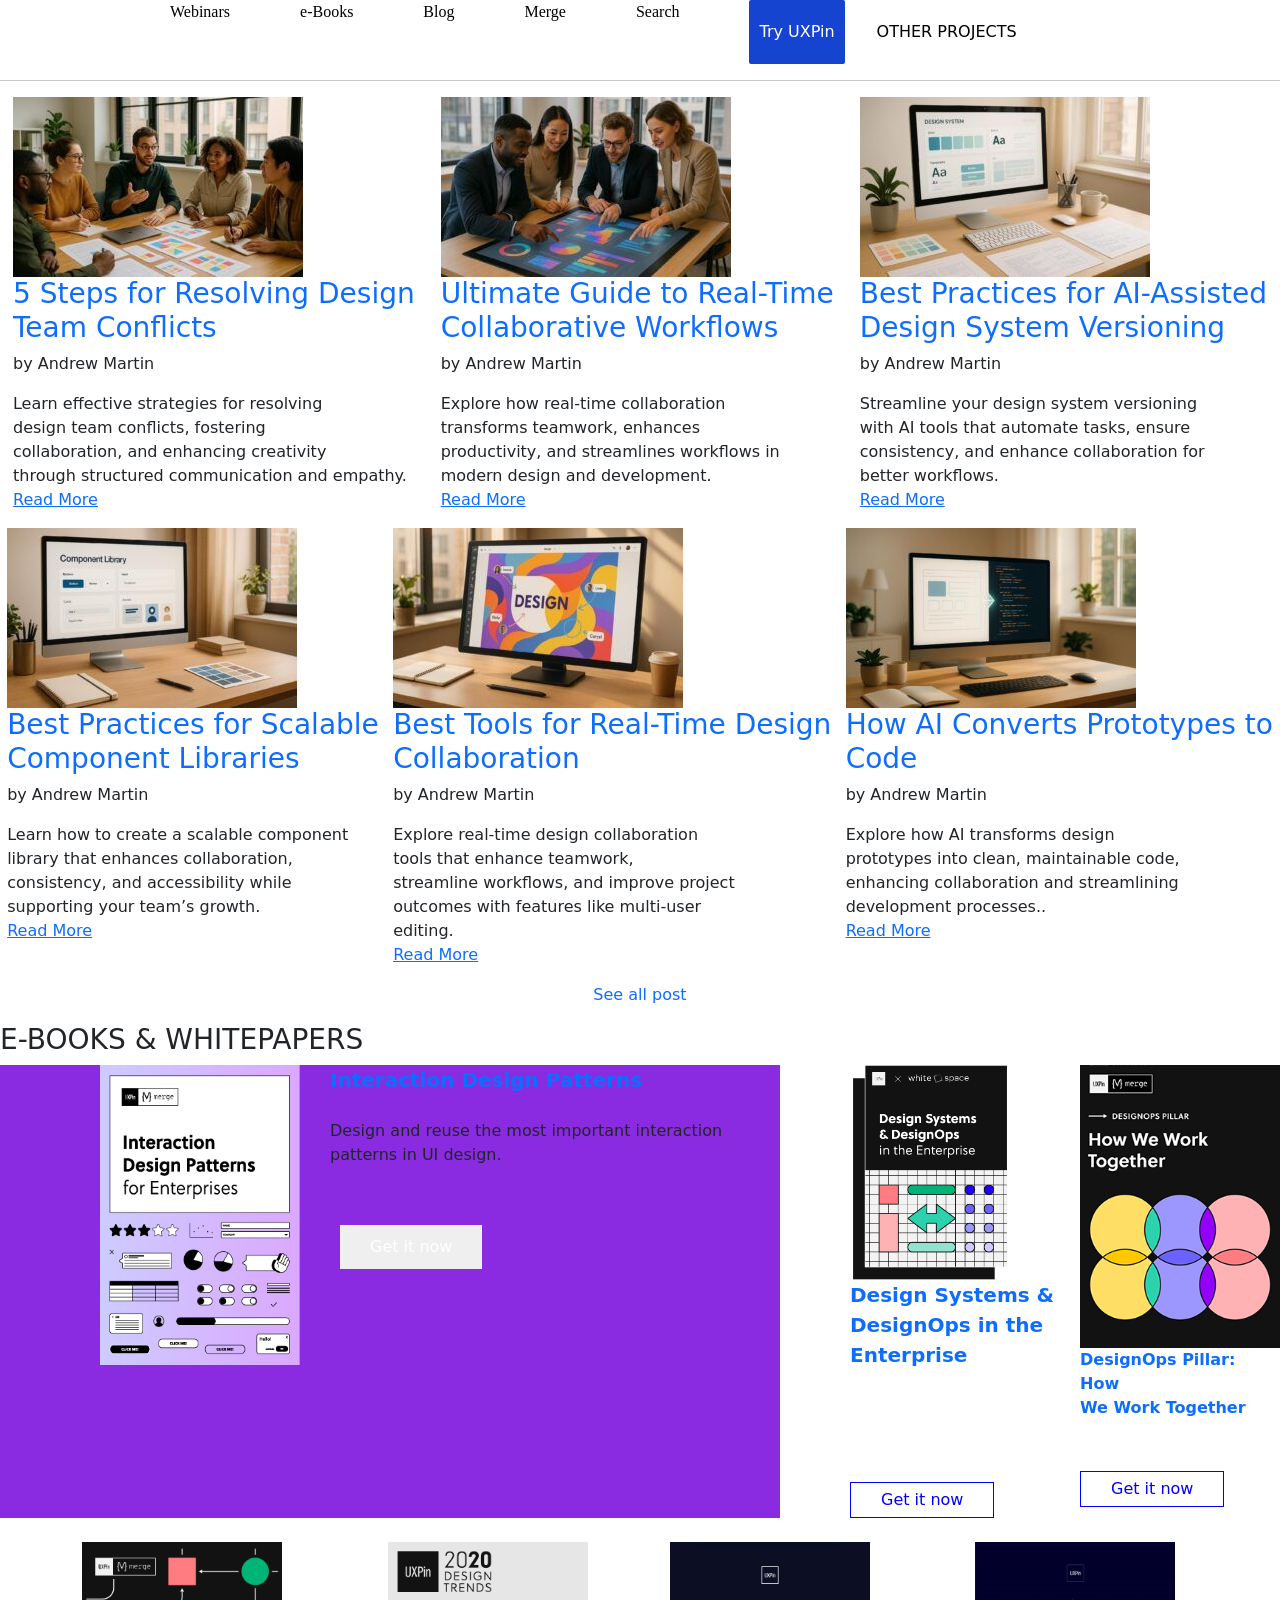
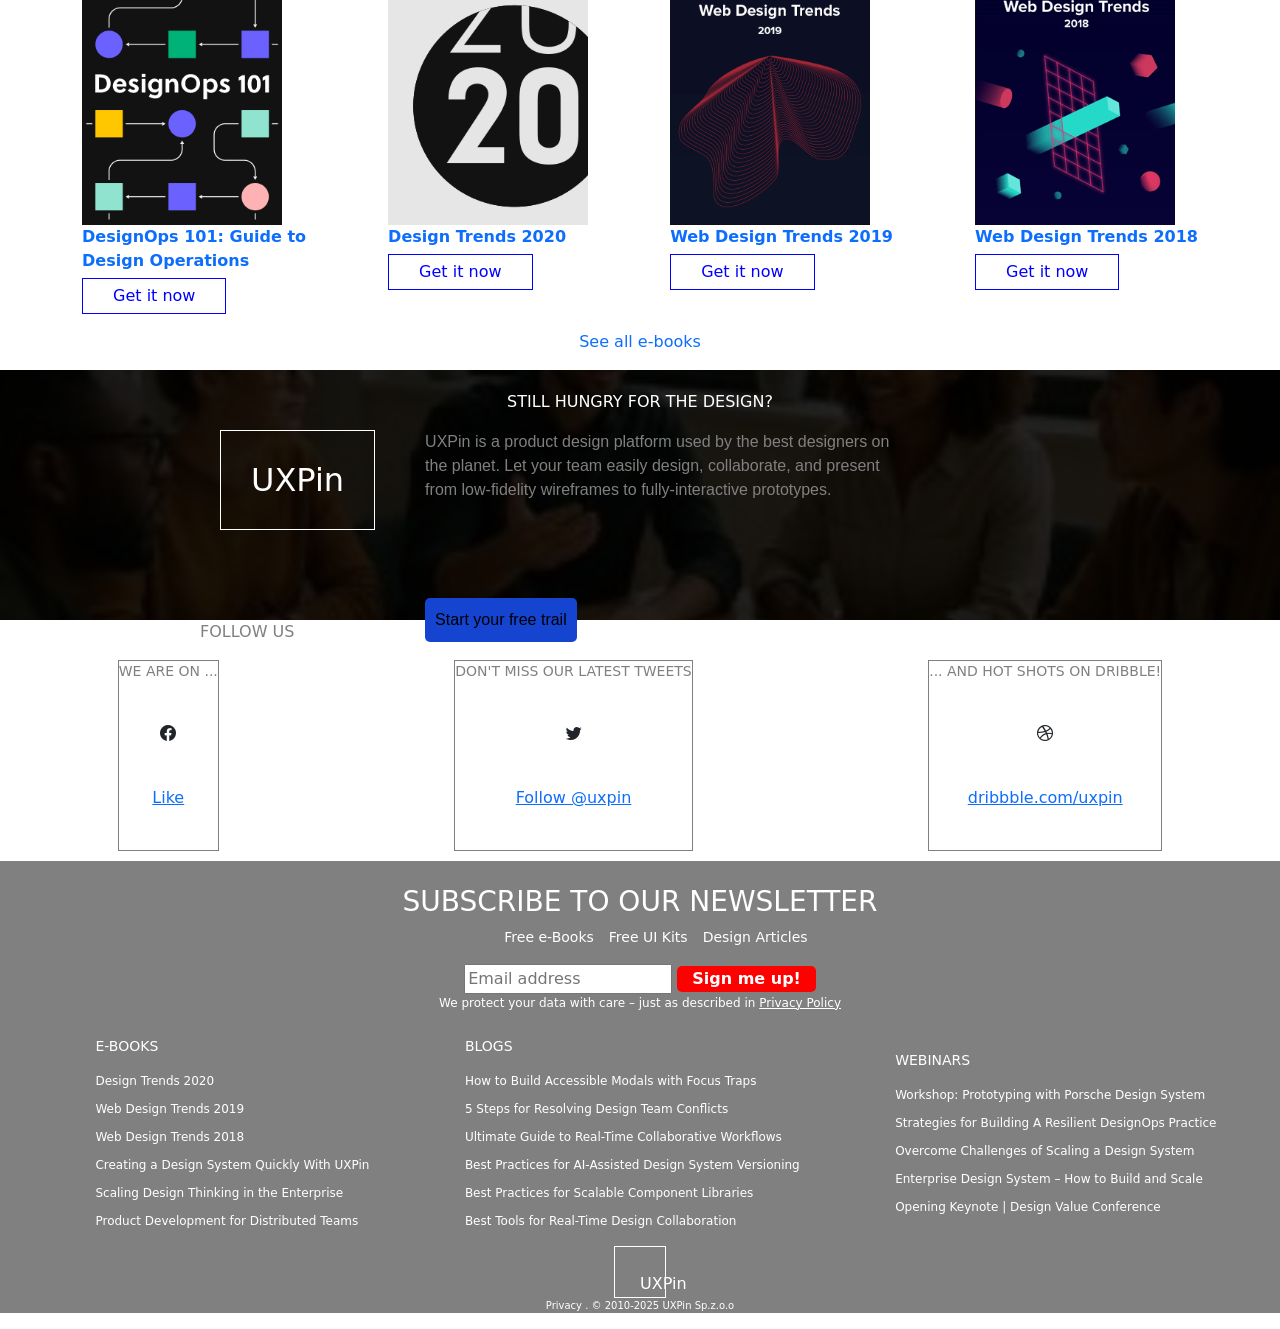
<file: uxpin.html>
<!DOCTYPE html>
<html lang="en">
        <head>
            <meta charset="UTF-8">
            <meta name="viewport" content="width=device-width, initial-scale=1.0">
            <title>UX PIN</title>
            <link rel="stylesheet" href="uxpin.css">
            <!-- BOOTSTRAP CSS CDN -->
            <link rel="stylesheet" href="https://cdn.jsdelivr.net/npm/bootstrap-icons@1.13.1/font/bootstrap-icons.min.css">
            <link rel="stylesheet" href="https://cdn.jsdelivr.net/npm/bootstrap@5.3.7/dist/css/bootstrap.min.css">
        </head>
    <body>
        <header>
            <nav class="menu">
                <a style="margin-left: 70px;" class="a" href="#">  Webinars</a>
                <a style="margin-left: 70px;"  class="a"  href="#"> e-Books</a>
                <a style="margin-left: 70px;"  class="a"  href="#">Blog</a>
                <a style="margin-left: 70px;"  class="a"  href="#"> Merge</a>
                <a style="margin-left: 70px;"  class="a"  href="#">   Search</a>
                <button style="background: rgb(21, 68, 209);  border: none; border-radius: 2px; padding-left: 10px; padding-right: 10px; padding-top: 2px; padding-bottom: 2px; color: white; margin-left: 70px;">
                    Try UXPin
                </button>
                <div>
                    <ul class="parent">
                        <li class="dropdown" onclick="toggleMenu(event)">
                          OTHER PROJECTS <i class="fa-sharp fa-solid fa-arrow-down"></i>
                      
                          <ul class="dropelement" id="menu">
                            <li><a href="index.html">Mattermark</a></li>
                            <li><a href="apt.html">Aptible</a></li>
                            <li><a href="paypal.html">Paypal</a></li>
                            <li><a href="mtn.html">MTN</a></li>
                            <li><a href="wapplyzer.html">Wapplyzer</a></li>
                            <li><a href="sky.html">Skyscanner</a></li>
                            <li><a href="uxpin.html">UX PIN</a></li>
                            <li><a href="spotify.html">Spotify</a></li>
                          </ul>
                        </li>
                    </ul>
                </div>
            </nav>
        </header>
    
            <hr>
            <section class="sub">
                <div>
                    <img src="step.jpeg" alt="">
                    <h3>
                        <a style="text-decoration: none;" href="#">5 Steps for Resolving Design <br>Team Conflicts</a>
                    </h3>
                    <p>
                        by Andrew Martin
                    </p>
                    <p>
                        Learn effective strategies for resolving <br> design team conflicts, fostering <br>collaboration, and enhancing creativity <br> through structured communication and empathy. <br><a href="#">Read More</a>
                    </p>
                </div>

                <div>
                    <img src="ultimate.jpeg" alt="">
                    <h3><a style="text-decoration: none;" href="#">Ultimate Guide to Real-Time <br>Collaborative Workflows</a></h3>
                    <p>by Andrew Martin</p>
                    <p>
                        Explore how real-time collaboration <br>transforms teamwork, enhances <br> productivity, and streamlines workflows in <br> modern design and development. <br><a href="#">Read More</a>
                    </p>
                </div>

                <div>
                    <img src="best.jpeg" alt="">
                    <h3>
                        <a style="text-decoration: none;" href="#">Best Practices for AI-Assisted <br>Design System Versioning</a>
                    </h3>
                    <p>
                        by Andrew Martin
                    </p>
                    <p>
                        Streamline your design system versioning <br> with AI tools that automate tasks, ensure <br> consistency, and enhance collaboration for <br> better workflows.<br><a href="#">Read More</a>
                    </p>
                </div>
            </section>

            <section class="sub">
                <div>
                    <img src="bes.jpeg" alt="">
                    <h3>
                        <a style="text-decoration: none;" href="#">Best Practices for Scalable <br>Component Libraries</a>
                    </h3>
                    <p>
                        by Andrew Martin
                    </p>
                    <p>
                        Learn how to create a scalable component <br> library that enhances collaboration, <br> consistency, and accessibility while <br>supporting your team’s growth. <br><a href="#">Read More</a>
                    </p>
                </div>

                <div>
                    <img src="bess.jpeg" alt="">
                    <h3>
                        <a style="text-decoration: none;" href="#">Best Tools for Real-Time Design <br>Collaboration</a>
                    </h3>
                    <p>
                        by Andrew Martin
                    </p>
                    <p>
                        Explore real-time design collaboration <br>tools that enhance teamwork, <br>streamline workflows, and improve project <br>outcomes with features like multi-user <br>editing. <br><a href="#">Read More</a>
                    </p>
                </div>

                <div>
                    <img src="how.jpeg" alt="">
                    <h3>
                        <a style="text-decoration: none;" href="#">How AI Converts Prototypes to <br>Code</a>
                    </h3>
                    <p>
                        by Andrew Martin
                    </p>
                    <p>
                        Explore how AI transforms design <br>prototypes into clean, maintainable code, <br>enhancing collaboration and streamlining <br>development processes..<br><a href="#">Read More</a>
                    </p>
                </div>
            </section>

            <p style="text-align: center;"><a style="text-decoration: none;" href="#">See all post</a></p>

            <section class="book">
                <h3>E-BOOKS & WHITEPAPERS</h3>
                <div class="what">
                    <div class="inter">
                        <img src="cover_small.png" alt="" style=" margin-left: 100px; width: 200px; height: 300px;">
                        
                        <p style="margin-left: 30px; margin-right: 20px;">
                            <strong style="font-size: 20px;"><a style="text-decoration: none;" href="#">Interaction Design Patterns</a></strong><br><br>
                            Design and reuse the most important interaction patterns in UI design. <br><br><br>
                            <button style="border: none; padding-left: 30px; padding-right: 30px; padding-top: 10px; padding-bottom: 10px; margin: 10px; color: white; ">Get it now</button>
                        </p> 
                    
                    </div>

                    <div>
                        <img src="free-pdf-design-system-and-designops-report.png" alt="" width="300px" >
                        <p style="margin-left: 70px;"> <strong style="font-size: 20px;"><a style="text-decoration: none;" href="#">
                            Design Systems & <br>DesignOps in the <br>Enterprise</a></strong>
                        </p> <br><br><br><br>
                        <button style="margin-left: 70px; border:1px solid blue; background: white; color: blue; padding-left: 30px; padding-right: 30px; padding-top: 5px; padding-bottom: 5px;">
                            Get it now
                        </button>
                    </div>

                    <div>
                        <img src="cover_studio_271x384.png" alt=""  width="200px">
                        <p>
                            <strong><a style="text-decoration: none;" href="#">DesignOps Pillar: How <br>We Work Together</a></strong>
                        </p><br>
                        <button style="margin-top: 11px; border:1px solid blue; background: white; color: blue; padding-left: 30px; padding-right: 30px; padding-top: 5px; padding-bottom: 5px;">
                            Get it now
                        </button>
                    </div>
                </div> 
                <br>
                <section class="design">
                    <div>
                    <p>
                        <img src="designops101.png" alt="" width="200px"><br>
                        <strong><a style="text-decoration: none;" href="#">DesignOps 101: Guide to <br>Design Operations</a></strong><br>
                        <button style="border:1px solid blue; background: white; color: blue; padding-left: 30px; padding-right: 30px; padding-top: 5px; padding-bottom: 5px; margin-top: 5px;">
                            Get it now
                        </button>
                    </p>
                    </div>
                    
                    <div>
                        <p>
                            <img src="2020DT_Ebook_Studio_small.png" alt="" width="200px"><br>
                            <strong><a style="text-decoration: none;" href="#">Design Trends 2020</a></strong><br>
                            <button style="border:1px solid blue; background: white; color: blue; padding-left: 30px; padding-right: 30px; padding-top: 5px; padding-bottom: 5px;margin-top: 5px;">
                                Get it now
                            </button>
                        </p>
                    </div>

                    <div>
                        <p>
                            <img src="not-facebook-the-book-1-min.png " alt=""  width="200px"><br>
                            <strong><a style="text-decoration: none;" href="#">Web Design Trends 2019</a></strong><br>
                            <button style="border:1px solid blue; background: white; color: blue; padding-left: 30px; padding-right: 30px; padding-top: 5px; padding-bottom: 5px; margin-top: 5px;">
                                Get it now
                            </button>
                        </p>
                    </div>
                    <div>
                        <p>
                            <img src="not-facebook-the-book.png" alt=""  width="200px"><br>
                            <strong><a  style="text-decoration: none;"href="#">Web Design Trends 2018</a></strong><br>
                            <button style="border:1px solid blue; background: white; color: blue; padding-left: 30px; padding-right: 30px; padding-top: 5px; padding-bottom: 5px; margin-top: 5px;">
                                Get it now
                            </button>
                        </p>
                    </div>
                </section>
            </section>
            <p style="text-align: center;"><a style="text-decoration: none;" href="#">See all e-books</a></p>
            <section class="still">
                <p style="text-align: center; color: white;">STILL HUNGRY FOR THE DESIGN?</p>
                <div class="stil">
                    <div >
                        <h2 style="border: 1px solid white; color: white; padding: 30px; width: fit-content;; margin-left: 200px;">
                            UXPin
                        </h2>
                    </div>
            
                    <div>
                        <p style="color: gray; font-size: 16px; font-family: sans-serif; margin-left: 50px;">
                            UXPin is a product design platform used by the best designers on <br>the planet. Let your team easily design, collaborate, and present <br>from low-fidelity wireframes to fully-interactive prototypes.
                            <br><br><br><br><br>
                            <button style="background: rgb(21, 68, 209); border: none; padding: 10px; border-radius: 5px;">
                                Start your free trail
                            </button>
                        </p>
                    </div>
                </div>
            </section>

            <section>
                <p style="margin-left: 200px; color: gray; font-weight: lighter;">FOLLOW US</p>
                <div class="follow">

                <div style="border: 1px solid gray; width: fit-content; text-align: center;">
                    <p style="color: gray; font-size: 14px; font-weight: lighter;">
                        WE ARE ON ...
                    </p> <br>
                    <p>
                        <i class="bi bi-facebook"></i>
                    </p> <br>
                    <p>
                        <a href="#">Like</a>
                    </p>
                </div>

                <div style="border: 1px solid gray; width: fit-content; text-align: center;">
                        <p style="color: gray; font-size: 14px; font-weight: lighter;">
                            DON'T MISS OUR LATEST TWEETS 
                        </p> <br>
                        <p>
                             <i class="bi bi-twitter"></i>
                        </p> <br>
                        <p>
                            <a href="#">Follow @uxpin</a>
                        </p> <br>
                </div>

                <div style="border: 1px solid gray; width: fit-content; text-align: center;">
                        <p style="color: gray; font-size: 14px; font-weight: lighter;">
                            ... AND HOT SHOTS ON DRIBBLE! 
                        </p> <br>
                        <p>
                            <i class="bi bi-dribbble"></i>
                        </p> <br>
                        <p>
                            <a href="#">dribbble.com/uxpin</a>
                        </p>
                </div>
            </section>

            <section class="subscribe">
                <div style="text-align: center;"><br>
                    <h3 style="color: white; font-weight: lighter;">SUBSCRIBE TO OUR NEWSLETTER</h3>
                    <ul style="display: flex; flex-direction: row; justify-content: center; list-style: none;">
                        <li style="color: white; font-size: 14px;">Free 
                            <span style="font-size: 14px; font-weight: lighter;">
                             e-Books
                            </span>
                        </li>
                        <li style="margin-left: 15px; color: white; font-size: 14px;">Free 
                            <span style="font-size: 14px; font-weight: lighter;">
                             UI Kits
                            </span>
                        </li>
                        <li style="margin-left: 15px; color: white; font-size: 14px;">Design 
                            <span style="font-size: 14px; font-weight: lighter;">
                                Articles
                            </span>
                        </li>
                    </ul>
                    <input type="text" placeholder="Email address">
                    <button style="background: red; border: none; border-radius: 5px; padding-left: 15px; padding-right: 15px; color: white; font-weight: bolder;">Sign me up!</button>
                    <p style="color: white; font-size: 12px; font-weight: lighter;">
                        We protect your data with care – just as described in 
                        <a style="color: white;" href="#">Privacy Policy</a>
                    </p>
            
                </div>
                <legend>
                    
                </legend>
                <div class="list">
                    <div>
                        <ul style="color: white; font-weight: lighter; font-size: 14px;">E-BOOKS
                            <li  style="list-style: none; font-weight: lighter; font-size: 12px; margin-top: 15px;"> 
                                <a style="text-decoration: none; color: white;" href="#">Design Trends 2020</a>
                            </li>
                            <li  style="list-style: none; font-weight: lighter; font-size: 12px; margin-top: 10px;">
                                 <a style="text-decoration: none; color: white;" href="#">Web Design Trends 2019</a>
                            </li>
                            <li  style="list-style: none; font-weight: lighter; font-size: 12px;  margin-top: 10px;"> 
                                <a style="text-decoration: none; color: white;" href="#">Web Design Trends 2018</a>
                            </li>
                            <li  style="list-style: none; font-weight: lighter; font-size: 12px;  margin-top: 10px;"> 
                                <a style="text-decoration: none; color: white;"  href="#">Creating a Design System Quickly With UXPin</a>
                            </li>
                            <li  style="list-style: none; font-weight: lighter; font-size: 12px;  margin-top: 10px;">
                                <a style="text-decoration: none; color: white;"  href="#">Scaling Design Thinking in the Enterprise</a>
                            </li>
                            <li  style="list-style: none; font-weight: lighter; font-size: 12px;  margin-top: 10px;"> 
                                <a style="text-decoration: none; color: white;"  href="#">Product Development for Distributed Teams</a>
                            </li>
                        </ul>
                    </div>

                    <div>
                        <ul style="color: white; font-weight: lighter; font-size: 14px;">BLOGS
                            <li  style="list-style: none; font-weight: lighter; font-size: 12px; margin-top: 15px;"> 
                                <a style="text-decoration: none; color: white;"  href="#">How to Build Accessible Modals with Focus Traps</a>
                            </li>
                            <li  style="list-style: none; font-weight: lighter; font-size: 12px;  margin-top: 10px;"> 
                                <a style="text-decoration: none; color: white;"  href="#">5 Steps for Resolving Design Team Conflicts</a>
                            </li>
                            <li style="list-style: none;  font-weight: lighter; font-size: 12px;  margin-top: 10px;"> 
                                <a style="text-decoration: none; color: white;"  href="#">Ultimate Guide to Real-Time Collaborative Workflows</a>
                            </li>
                            <li  style="list-style: none;  font-weight: lighter; font-size: 12px;  margin-top: 10px;"> 
                                <a style="text-decoration: none; color: white;"  href="#">Best Practices for AI-Assisted Design System Versioning</a>
                            </li>
                            <li  style="list-style: none; font-weight: lighter; font-size: 12px;  margin-top: 10px;"> 
                                <a style="text-decoration: none; color: white;"  href="#">Best Practices for Scalable Component Libraries</a>
                            </li>
                            <li  style="list-style: none; font-weight: lighter; font-size: 12px;  margin-top: 10px;"> 
                                <a style="text-decoration: none; color: white;"  href="#">Best Tools for Real-Time Design Collaboration</a>
                            </li>
                        </ul>
                    </div>

                    <div>
                        <ul style="color: white; font-weight: lighter; font-size: 14px;">WEBINARS
                            <li style="list-style: none; color: white; font-weight: lighter; font-size: 12px; margin-top: 15px;"> 
                                <a style="text-decoration: none;  color: white;"  href="#">Workshop: Prototyping with Porsche Design System</a>
                            </li>
                            <li style="list-style: none; font-weight: lighter; font-size: 12px;  margin-top: 10px;">
                                 <a style="text-decoration: none; color: white;"  href="#">Strategies for Building A Resilient DesignOps Practice</a>
                            </li>
                            <li  style="list-style: none; font-weight: lighter; font-size: 12px;  margin-top: 10px;"> 
                                <a style="text-decoration: none; color: white;"  href="#">Overcome Challenges of Scaling a Design System</a>
                            </li>
                            <li  style="list-style: none; font-weight: lighter; font-size: 12px;  margin-top: 10px;"> 
                                <a style="text-decoration: none; color: white;"  href="#">Enterprise Design System – How to Build and Scale</a>
                            </li>
                            <li  style="list-style: none; font-weight: lighter; font-size: 12px;  margin-top: 10px;"> 
                                <a style="text-decoration: none; color: white;"  href="#">Opening Keynote | Design Value Conference</a>
                            </li>
                        </ul>
                    </div>
                </div>
                <div style="text-align: center;">
                    <p  style="border: 1px solid white; width: 50px; height: 50px; padding: 25px; color: white; margin: auto; ">
                        UXPin
                    </p>
                    <p style=" font-weight: lighter; font-size: 10px; color: white;">
                        Privacy . &copy; 2010-2025 UXPin Sp.z.o.o
                    </p>
                </div>

            </section>
            <!-- <div class="index" style="background: black; color: white; font-weight: lighter; font-size: 16px; text-align: center; align-items: center;">
                We use cookies to improve performance and enhance your experience. 
                By using our website you agree to our use of cookies in accordance with our cookie policy. 
                <span style="background: orangered; padding: 2px; border-radius: 5px;">OK</span> Privacy
            </div> -->
        </section>
        <script>
            window.onload = function () {
              alert("This is a student project. It is not an attempt to clone any existing website.");
            };

            function toggleMenu(e) {
        e.stopPropagation(); 

      let menu = document.getElementById("menu");
        menu.classList.toggle("show");
      }

      document.addEventListener("click", function () {
        let menu = document.getElementById("menu");
        menu.classList.remove("show");
      });

          </script>
        <script src="https://cdn.jsdelivr.net/npm/bootstrap@5.3.7/dist/js/bootstrap.bundle.min.js"></script>
    </body>
</html>
</file>
<file: mattermark.css>
* {
  box-sizing: border-box;
}

html, body {
  margin: 0;
  padding: 0;
  overflow-x: hidden;
  font-family: Arial, Helvetica, sans-serif;
  max-width: 100%;
  width: 100%;
  overflow-y: auto;
}

body {
  margin: 0 auto;
  line-height: 1.6;
}

.header {
  background: lightseagreen;
  display: flex;
  flex-wrap: wrap;
  justify-content: space-evenly;
  align-items: center;
  padding: 10px 0;
  color: white;
  text-align: center;
}

.phead,
.learn {
  color: white;
}

.subhead {
  display: flex;
  flex-wrap: wrap;
}

ul {
  list-style: none;
  padding: 0;
  margin: 10px;
}

li {
  margin: 10px;
}

.list:hover,
.pri {
  margin: 10px;
  color: deepskyblue;
}

a {
  text-decoration: none;
  color: black;
}

.parent {
  /* width: 200px; */
  margin: auto;
  color: deepskyblue;
  list-style: none;
  margin: 20px auto;
  text-align: center;
  width: fit-content;
  position: relative;
}

/* .dropelement {
  
  list-style: none;
  background: white;
  visibility: hidden;
  position: absolute;
  width: fit-content;
  min-width: 120px;
  margin-top: 10px;
  border: 1px solid lightgray;
  z-index: 1000;
  top: 100%;
  left: 0;
  border-radius: 5px;
  text-align: center;
}

.parent:hover .dropelement {
  visibility: visible;
  width: fit-content;
} */
.parent:hover {
  /* list-style: none;
  /* margin: 20px auto; */
  /* text-align: center;
  position: relative; * */
  color: black;
  background: deepskyblue;
}


.dropelement{
  display: none;
  transition: all 0.3s ease;
  list-style: none;
  background: white;
  

}
.dropelement :hover{
  background: deepskyblue;
}

.dropelement {
  display: none;
}

.dropelement.show {
  display: block;
}


.parent:hover li:hover {
  cursor: pointer;
  color: black;
  background: deepskyblue;
}

.data {
  margin: 20px 0;
  color: darkblue;
  text-align: center;
  font-weight: bold;
}

h2 {
  text-align: center;
  font-weight: 400;
}

.datap {
  font-size: 11px;
  text-align: center;
}

.com {
  display: flex;
  flex-wrap: wrap;
  justify-content: center;
  gap: 20px;
  text-align: center;
}

.img {
  margin: 20px;
  max-width: 100%;
  height: auto;
}

button {
  padding: 15px 30px;
  color: white;
  font-size: 18px;
  border-radius: 5px;
  border: none;
  cursor: pointer;
}

.but {
  background: deepskyblue;
  margin: 30px auto 10px;
  display: block;
}

.suphead {
  display: flex;
  flex-wrap: wrap;
  justify-content: space-between;
  margin: 20px;
}

.headi {
  display: none;
}

.navs {
  display: none;
}

.usee {
  background-color: gainsboro;
  padding: 20px;
}

.use,
.disd,
.track,
.infd,
.auto,
.cusd,
.expo,
.mill,
.footer {
  display: flex;
  flex-wrap: wrap;
  justify-content: center;
  align-items: center;
  gap: 20px;
  padding: 20px;
}

.usep,
.trackp,
.infs,
.autop,
.cuss,
.expop {
  text-align: justify;
  font-size: 18px;
  max-width: 600px;
  padding: 20px;
}

.uses,
.dist,
.tracks,
.inft,
.autos,
.cust,
.expos,
.millh {
  font-size: 25px;
  text-align: center;
}

.tracki,
.infi,
.autoi,
.cusi,
.expoi {
  max-width: 100%;
  height: auto;
}

.dealh {
  text-align: center;
  flex-wrap: wrap;
  font-weight: bolder;
  font-size: 45px;
}

.mid {
  display: flex;
  flex-direction: row;
  flex-wrap: wrap;
  justify-content: space-evenly;
  gap: 20px;
  margin-bottom: 20px;
}

.mids,
.midt,
.midp {
  width: 100%;
  max-width: 400px;
  height: 150px;
  background-size: cover;
  background-position: center;
  color: white;
  text-align: center;
  display: flex;
  justify-content: center;
  align-items: center;
  position: relative;
  overflow: hidden;
}

.midparent {
  width: 300px;
  color: deepskyblue;
}

.middropelement {
  list-style: none;
  visibility: hidden;
  position: absolute;
  width: 250px;
  background-color: rgba(255, 255, 255, 0.9);
  padding: 10px;
  border-radius: 5px;
  top: 100%;
  left: 0;
  z-index: 999;
  text-align: center;
}

.midparent:hover .middropelement {
  visibility: visible;
}

.midparent:hover li:hover {
  cursor: pointer;
  color: white;
}

.millh {
  font-size: 45px;
  color: navy;
}

.millp {
  font-size: 25px;
  text-align: center;
}

.buts {
  background: greenyellow;
  font-size: 24px;
  margin: 30px auto;
  display: block;
}

.butp {
  font-size: 12px;
  text-align: center;
  margin-bottom: 20px;
}

.footer {
  background: darkslategrey;
  color: white;
  padding-top: 50px;
  text-align: center;
}

/* MEDIA QUERY */
@media (max-width: 1024px) {
  .suphead {
    flex-direction: column;
    align-items: center;
  }

  .usep,
  .trackp,
  .infs,
  .autop,
  .cuss,
  .expop {
    font-size: 17px;
    padding: 15px;
  }

  .com {
    gap: 15px;
  }

  .mids,
  .midt,
  .midp {
    height: auto;
  }
}

@media (max-width: 768px) {
  * {
    max-width: 100%;
  }

  .headi {
    display: flex;
    flex-direction: row;
    justify-content: space-between;
    width: 100%;
    padding: 10px 20px;
  }

  .navs {
    display: block;
    width: 100%;
    overflow-x: hidden;
  }

  .navs .navbar {
    flex-direction: column;
    align-items: flex-start;
    width: 100%;
  }

  .navbar-collapse {
    width: 100%;
  }

  .navbar-toggler {
    display: block;
  }

  .collapse.navbar-collapse {
    display: none;
  }

  .collapse.navbar-collapse.show {
    display: flex;
    flex-direction: column;
    width: 100%;
  }

  .navbar-nav {
    width: 100%;
    display: flex;
    flex-direction: column;
    gap: 10px;
  }

  .navbar-nav .nav-item,
  .navbar-nav .nav-link {
    width: 100%;
    padding: 10px;
  }

  .header {
    flex-direction: column;
    align-items: center;
    text-align: center;
  }

  .com,
  .use,
  .disd,
  .track,
  .infd,
  .auto,
  .cusd,
  .expo,
  .mid,
  .mill,
  .footer {
    flex-direction: column;
    align-items: center;
    text-align: center;
    gap: 20px;
    padding: 0 10px;
  }

  .usep,
  .trackp,
  .infs,
  .autop,
  .cuss,
  .expop {
    padding: 15px;
    font-size: 16px;
    width: 100%;
  }

  .uset,
  .diss,
  .tracki,
  .infi,
  .autoi,
  .cusi,
  .expoi {
    width: 100%;
    padding: 10px;
  }

  .useh,
  .dist,
  .inft,
  .cust,
  .expos,
  .millh {
    font-size: 22px;
  }

  .mids,
  .midt,
  .midp {
    width: 100%;
    height: auto;
  }

  .buts {
    font-size: 18px;
    padding: 10px 15px;
    margin: 10px;
  }

  .butp {
    font-size: 12px;
    padding: 10px;
    margin: 0;
  }

  .footeri {
    padding: 10px;
  }

  h3 {
    font-size: 20px;
  }
}

@media (max-width: 480px) {
  * {
    max-width: 100%;
  }

  .usep,
  .trackp,
  .infs,
  .autop,
  .cuss,
  .expop {
    font-size: 15px;
    padding: 10px;
  }

  button,
  .buts {
    font-size: 16px;
    padding: 8px 15px;
  }

  .header {
    flex-direction: column;
    align-items: center;
    text-align: center;
  }

  .navs {
    display: block;
  }

  .millp,
  .millh,
  .uses,
  .dist,
  .tracks,
  .inft,
  .autos,
  .cust,
  .expos {
    font-size: 18px;
  }

  .footer {
    padding: 20px 10px;
  }
}
</file>
<file: apt.css>
* {
  margin: 0;
  padding: 0;
  box-sizing: border-box;
}


html{
  margin: 0;
  padding: 0;
  overflow-x: hidden;
  font-family: Arial, Helvetica, sans-serif;
  max-width: 100%;
  width: 100%;
  overflow-y: auto;
}

body {
  margin: 0 auto;
  line-height: 1.6;
  padding: 0;
  overflow-x: hidden;
  font-family: Arial, Helvetica, sans-serif;
  max-width: 100%;
  width: 100%;
  overflow-y: auto;
}

body {
  background-image: url(APT.jpeg);
  background-repeat: no-repeat;
  background-size: cover;
  background-position: center;
  width: 100%;
  overflow-x: hidden;
  font-family: Arial, sans-serif;
  line-height: 1.5;
}

.parent {
  list-style: none;
  margin: 20px auto;
  text-align: center;
  width: fit-content;
  color: black;
  position: relative;
}
/* 
.dropelement {
  list-style: none;
  background: white;
  visibility: hidden;
  position: absolute;
  width: fit-content;
  min-width: 120px;
  margin-top: 10px;
  border: 1px solid lightgray;
  z-index: 1000;
  top: 100%;
  left: 0;
  border-radius: 5px;
} */
.parent:hover {
  /* list-style: none;
  /* margin: 20px auto; */
  /* text-align: center;
  position: relative; * */
  color: black;
  background: goldenrod;
}


.dropelement{
  display: none;
  transition: all 0.3s ease;
  list-style: none;
  background: white;
  

}
.dropelement :hover{
  background: goldenrod;
}

/* .parent:hover .dropelement {
  visibility: visible;
} */

.dropelement {
  display: none;
}

.dropelement.show {
  display: block;
}


.parent:hover .dropelement {
  visibility: visible;
}

.parent:hover li:hover {
  cursor: pointer;
  color: black;
  background: goldenrod;
}
.a{
  text-decoration: none;
}

.apt {
  display: flex;
  flex-wrap: wrap; 
  justify-content: center;
  align-items: flex-start;
  padding: 20px;
  gap: 20px;
}

.launch {
  background: white;
  background-size: cover;
  flex: 1 1 400px;
  max-width: 600px;
  min-width: 280px;
  padding: 10px;
  border-radius: 10px;
}

.lunch {
  margin: 0 auto;
}

h3 {
  text-align: center;
  font-size: 24px;
}

.span {
  background: black;
  color: white;
  padding: 3px 6px;
  border-radius: 5px;
  font-size: 14px;
}

.high {
  text-align: center;
}

img {
  max-width: 100%;
  height: auto;
  border-radius: 10px;
  display: block;
  margin: 10px auto;
}

.get {
  padding: 30px;
  max-width: 700px;
  margin: auto;
}

.getto {
  margin: 10px auto;
  text-align: center;
}

/* Form */
form {
  background: white;
  width: 100%;
  max-width: 500px;
  padding: 20px;
  margin: 20px auto;
  border-radius: 10px;
  box-shadow: inset 0px 0px 10px white;
  display: flex;
  flex-direction: column;
  gap: 15px;
}

input {
  border: 1px solid #ccc;
  padding: 10px;
  border-radius: 5px;
  font-size: 16px;
  width: 100%;
}

button {
  padding: 12px;
  background: yellow;
  border: none;
  border-radius: 10px;
  cursor: pointer;
  font-weight: bold;
  font-size: 16px;
  transition: background 0.3s ease;
}

button:hover {
  background: gold;
}

.but {
  margin: auto;
  display: block;
}

.link {
  text-decoration: none;
  color: blue;
  text-align: center;
  display: block;
  margin-top: 10px;
}


/* MEDIA QUERY */
@media (max-width: 768px) {
  .apt {
    display: flex;
    flex-direction: column;
    align-items: center;
    gap: 20px;
    padding: 20px;
  }

  .launch {
    width: 100%;
    max-width: 500px;
  }

  .get {
    width: 100%;
    padding: 20px;
  }

  form {
    width: 100%;
    max-width: 500px;
    margin: 0 auto;
  }

  h3 {
    font-size: 1.3rem;
    text-align: center;
  }
}

@media (max-width: 480px) {
  body {
    font-size: 14px;
    padding: 10px;
  }

  .apt {
    padding: 10px;
    gap: 15px;
  }

  .get {
    padding: 15px;
  }

  form {
    width: 100%;
    padding: 15px;
  }

  input,
  button {
    width: 100%;
    font-size: 14px;
  }

  button {
    padding: 12px;
  }

  h3 {
    font-size: 1.1rem;
  }

  .span {
    font-size: 12px;
    padding: 3px 6px;
  }
}
</file>
<file: mtn.css>
* {
  box-sizing: border-box;
}

html, body {
  margin: 0;
  padding: 0;
  overflow-x: hidden;
  font-family: Arial, Helvetica, sans-serif;
  max-width: 100%;
  width: 100%;
  overflow-y: auto;
}

body {
  margin: 0 auto;
  line-height: 1.6;
}
/* body {
    margin: 0;
    padding: 0;
    box-sizing: border-box;
    font-family: Arial, sans-serif;
    overflow-x: hidden;
  }
   */
  .menu {
    display: flex;
    flex-wrap: wrap;
    justify-content: center;
    gap: 20px;
  }
  
  .submenu, .item, .broad, .imgs, .sec, .sign, .list {
    display: flex;
    flex-wrap: wrap;
    justify-content: center;
    gap: 20px;
  }
  
  a {
    color: black;
    text-decoration: none;
  }
  
  .parent {
    list-style: none;
    margin: 20px auto;
    text-align: center;
    position: relative;
    color: black;
  }

   .parent:hover {
    /* list-style: none;
    /* margin: 20px auto; */
    /* text-align: center;
    position: relative; * */
    color: black;
    background: yellow;
  }
  
  /* .dropelement {
    list-style: none;
    background: white;
    visibility: hidden;
    position: absolute;
    min-width: 150px;
    border: 1px solid lightgray;
    border-radius: 5px;
    z-index: 1000;
    top: 100%;
    left: 0;
    padding: 10px 0;
    display: none;
    transition: all 0.3s ease;
  } */
  .dropelement{
    display: none;
    transition: all 0.3s ease;
    list-style: none;
    background: white;
    

  }
  .dropelement :hover{
    background: yellow;
  }

  /* .parent:hover .dropelement {
    visibility: visible;
  } */

  .dropelement {
    display: none;
  }
  
  .dropelement.show {
    display: block;
  }
  
  .parent:hover li:hover {
    cursor: pointer;
    color: black;
  }
  
  .but {
    text-align: center;
  }
  
  .butt {
    background: black;
    border-radius: 10px;
    border: none;
    color: white;
    padding: 8px 16px;
  }
  
  .buti {
    color: black;
    border-radius: 10px;
    border: 1px solid black;
    background: white;
    padding: 8px 16px;
  }
  
  .buti:hover {
    background: yellow;
  }
  
  .foot {
    background: black;
    color: white;
    text-align: center;
    padding: 20px;
  }
  
  .imgs img {
    max-width: 100%;
    height: auto;
  }
  
  .mifi, .secure {
    border: 1px solid black;
    border-radius: 20px;
    padding: 15px;
    text-align: justify;
    background: white;
  }
  
  .secure {
    display: flex;
    flex-wrap: wrap;
    gap: 10px;
  }
  
  .pro {
    margin-left: 10px;
    flex: 1;
  }
  
  .love {
    text-align: center;
  }
  
  .give {
    background: yellow;
    padding: 10px 20px;
    border: none;
    border-radius: 20px;
    text-align: center;
    cursor: pointer;
  }
  
  .sign {
    display: flex;
    flex-wrap: wrap;
    justify-content: center;
    gap: 15px;
  }
  
  .sup {
    text-align: justify;
  }
  
  .enter {
    margin: 0 auto;
    text-align: center;
  }
  
  .input {
    background: black;
    border: 1px solid white;
    padding: 8px;
    border-radius: 8px;
    color: white;
  }
  
  .button {
    background: yellow;
    border: none;
    border-radius: 20px;
    padding: 10px 20px;
    font-size: 18px;
    text-align: center;
    cursor: pointer;
  }
  
  .accordion-button {
    display: flex;
    align-items: center;
    background-color: black;
    color: white;
  }
  
  .accordion-item {
    background-color: black;
  }
  
  .accordion-button:not(.collapsed) {
    color: yellow;
    background-color: black;
  }
  
  #float {
    position: fixed;
    bottom: 10px;
    right: 10px;
    z-index: 2000;
  }
  
  @media (max-width: 1024px) {
    .menu, .submenu, .item, .broad, .imgs, .sec, .sign {
      flex-direction: column;
      align-items: center;
    }
  
    .mifi, .secure {
      width: 90%;
    }
  
    .give, .button {
      width: 100%;
      max-width: 300px;
    }
  
    .accordion-button, .accordion-item {
      width: 100%;
    }
  }
  
  @media (max-width: 600px) {
    .menu {
      gap: 10px;
    }
  
    .butt, .buti {
      width: 100%;
      max-width: 250px;
    }
  
    .imgs {
      flex-direction: column;
      align-items: center;
    }
  
    #float {
      right: 5px;
      bottom: 5px;
    }
  }
</file>
<file: paypal.css>
*{
    margin: 0;
    padding: 0;
    box-sizing: border-box;
/*    border: 2px solid red;*/
}
html, body{
    width: 100%;
    overflow-x: hidden;
}
body, ul, li {
    margin: 0;
    padding: 0;
    list-style: none;
}

body {
    font-family: Arial, sans-serif;
}

.navbar {
    background-color: #141414;
    color: white;
    padding: 15px 20px;
    position: relative;
    
}

.navbar-container {
    display: flex;
    align-items: center;
    justify-content: space-between;
}

.logo a {
    color: #00CAB6;
    text-decoration: none;
    font-size: 24px;
    font-weight: bold;
}

.nav-menu {
    display: flex;
    gap: 20px;
}

.nav-menu a {
    color: white;
    text-decoration: none;
    font-size: 16px;
    transition: color 0.3s ease;
}

.nav-menu a:hover {
    color: #00CAB6;
}

.nav-toggle {
    display: none;
    flex-direction: column;
    cursor: pointer;
}

.nav-toggle .bar {
    width: 25px;
    height: 3px;
    background-color: white;
    margin: 3px 0;
    transition: all 0.3s ease;
}

.nav-overlay {
    display: none;
    position: fixed;
    top: 0;
    right: 0;
    width: 100%;
    height: 100%;
    background-color: rgba(0, 0, 0, 0.9);
    color: white;
    overflow: hidden;
    z-index: 1000;
    padding-top: 60px;
}

.nav-overlay-menu {
    display: flex;
    flex-direction: column;
    align-items: center;
}

.nav-overlay-menu a {
    color: white;
    text-decoration: none;
    font-size: 24px;
    margin: 15px 0;
    transition: color 0.3s ease;
}

.nav-overlay-menu a:hover {
    color: #00CAB6;
}
.parent {
    list-style: none;
    margin: 20px auto;
    text-align: center;
    position: relative;
    color: black;
  }
  
  /* .dropelement {
    list-style: none;
    background: white;
    visibility: hidden;
    position: absolute;
    min-width: 150px;
    border: 1px solid lightgray;
    border-radius: 5px;
    z-index: 1000;
    top: 100%;
    left: 0;
    padding: 10px 0;
  } */
  .parent:hover {
    /* list-style: none;
    /* margin: 20px auto; */
    /* text-align: center;
    position: relative; * */
    color: black;
    background: deepskyblue;
  }
  

  .dropelement{
    display: none;
    transition: all 0.3s ease;
    list-style: none;
    background: white;
    

  }
  .dropelement :hover{
    background: deepskyblue;
  }


  .dropelement {
    display: none;
  }
  
  .dropelement.show {
    display: block;
  }
  
  /* .parent:hover .dropelement {
    visibility: visible;
  } */
  
  .parent:hover li:hover {
    cursor: pointer;
    color: black;
    background: deepskyblue;
  }
  
@media (max-width: 768px) {
    .nav-menu {
        display: none;
    }

    .nav-toggle {
        display: flex;
    }
}

#images {
    display: flex;
    flex-direction: row;
    align-items: center;
    justify-content: center;
    gap: 20px;
    padding: 20px;
    background-color: #f5f5f5;
}

#images img {
    margin: auto;
}

.circle {
    display: inline-block;
    border: 1px solid rgba(0, 0, 0, 0.1);
    border-radius: 50%;
    padding: 15px;
    margin-right: 10px;
    font-weight: bold;
    color: gray;
    text-align: center;
    line-height: 1;
}

.step-text {
    font-weight: bold;
    color: #0070ba;
}

.details {
    display: block;
    margin-top: 10px;
}


#images i {
    font-size: 50px;
    color: rgba(0, 0, 0, 0.2);
}

@media (max-width: 500px) {
    #images {
        flex-direction: column;
        gap: 20px;
        padding: 10px;
    }


    .circle {
        padding: 10px;
    }

    .details {
        margin-top: 5px;
    }


}


body {
    font-family: Arial, sans-serif;
    margin: 0;
    padding: 0;
    color: #333;
}

a {
    text-decoration: none;
    color: inherit;
}

img {
    max-width: 100%;
    height: auto;
    display: block;
}

#head_section {
    display: flex;
    flex-direction: row;
    align-items: center;
    justify-content: space-between;
    padding: 20px;
    background-color: #f5f5f5;
    border-bottom: 1px solid #ddd;
}

#paypal_logo img {
    max-width: 150px;
    height: auto;
}

#drop_down {
    font-weight: bold;
    font-family: Verdana, sans-serif;
}

#personal i {
    margin-left: 5px;
    font-size: 1rem;
}

#button1, #button2 {
    border-radius: 25px;
    padding: 10px 20px;
    font-weight: bold;
    font-size: 0.875rem;
    transition: background-color 0.3s, color 0.3s;
}

#button1 {
    border: 1px solid #0070ba;
    color: #0070ba;
    background-color: transparent;
}

#button2 {
    background-color: #0070ba;
    color: #fff;
    border: none;
}

#button1:hover {
    background-color: #0070ba;
    color: #fff;
}

#button2:hover {
    background-color: #005999;
}

#man_image {
    position: relative;
/*    display: flex;*/
/*    justify-content: center;*/
/*    align-items: center;*/
/*    padding: 40px 20px;*/
    text-align: center;
    color: #fff;
}

#man_image img {
    width: 100%;
    position: relative;
}

#text {
    position: absolute;
    top: 50%;
    left: 50%;
    transform: translate(-50%, -50%);
    margin-bottom: 1rem;
}

#writing {
    font-size: 2.5rem;
    font-weight: bold;
    margin: 0;
    position: absolute;
    width: 800px;
    top: 50%;
    left: 50%;
    transform: translate(-50%, -50%);
}

#write{
    font-weight: bold;
    margin: 0;
    position: absolute;
    width: 800px;
    top: 70%;
    left: 50%;
    transform: translate(-50%, -50%);
}

#btn-container {
   /* position: absolute;
    top: 60%;
    left: 50%;
    transform: translate(-50%, -50%);
    width: 100%;
    text-align: center;*/
    position: absolute;
    top: 60%;
    left: 50%;
    transform: translate(-50%, -50%);
    width: 100%;
    text-align: center;
}

#sign_up_btn {
    background-color: #0070ba;
    color: #fff;
    border: 2px solid #0070ba;
    padding: 12px 24px;
    border-radius: 25px;
    font-weight: bold;
    margin-top: 20px;
    font-size: 1rem;
    transition: background-color 0.3s, color 0.3s, border 0.3s;
/*    position: fixed;*/
    top: 65%;
    left: 30%;
    width: 500px;

}

#sign_up_btn:hover {
    background-color: rgb(0, 90, 190);
    color: #fff;
}

#more-text-container {
    margin-top: 20px;
}

#more-text {
    font-size: 1rem;
    color: #fff;
}

#hii {
    font-weight: bold;
    cursor: pointer;
}

#even-more-text-container {
    margin-top: 40px;
    text-align: center;
    display: flex;
    flex-direction: column;
    flex-wrap: wrap;
}

#even-more-text {
    font-size: 2.5rem;
    font-weight: bold;
    display: flex;
    flex-direction: column;
}

#lower-part {
    background-color: #f5f5f5;
    padding: 40px 20px;
    text-align: center;
}

#connection {
    font-size: 1.5rem;
    font-weight: bold;
}

#for-buyers {
    margin-top: 20px;
    text-decoration: underline;
    font-weight: bold;
}

#images {
    display: flex;
    flex-direction: row;
    gap: 20px;
}

#images div {
    width: 90%;
    max-width: 400px;
}

#learn-more, #learn_more, #sign_up_btn2 {
    background-color: #0070ba;
    color: #fff;
    border: none;
    border-radius: 25px;
    padding: 12px 24px;
    font-weight: bold;
    font-size: 1rem;
    transition: background-color 0.3s, color 0.3s;
}

#learn-more:hover, #learn_more:hover, #sign_up_btn2:hover {
    background-color: #005999;
}

#third_part {
    background-color: #003086;
    color: #fff;
    padding: 60px 20px;
    text-align: center;
}

#h1 {
    font-size: 2rem;
    font-weight: bold;
    margin: 0;
    margin-bottom: 20px;
}

#texter-con {
    display: flex;
    flex-direction: row;
    gap: 20px;
}

#texter, #texter_2 {
    width: 90%;
}

#texter > h1, #texter_2 > h1 {
    font-size: 1.5rem;
    font-weight: bold;
    margin: 0;
}

#texter a, #texter_2 a {
    color: #fff;
    text-decoration: underline;
}

#texter a:hover, #texter_2 a:hover {
    color: #b3d9ff;
}

#why {
    padding: 20px;
    background-color: #f5f5f5;
    text-align: center;
}

#ul1, #ul2{
    display: flex;
    justify-content: center;
    gap: 20px;
    list-style: none;
    padding: 0;
    margin: 0;
}

#ul1 li, #ul2 li {
    font-weight: bold;
}

#ul2 {
    color: #999;
}

#p {
    color: #999;
    margin: 20px auto;
    text-align: center;
}

#warn {
    color: red;
    font-weight: bold;
    text-align: center;
    margin-top: 20px;
}

@media (max-width: 767px) {
    #head_section {
        flex-direction: column;
        gap: 10px;
        padding: 15px;
    }
    
    #paypal_logo img {
        max-width: 120px;
    }
    
    #drop_down {
        text-align: center;
    }
    
    #button1, #button2 {
        width: 100%;
        margin: 5px 0;
    }
    
    #man_image {
/*        padding: 20px 10px;*/
    }
    
    #text {
        position: static;
        padding: 10px;
        margin-bottom: 20px;
    }
    #man_image{
        position: relative;
    }
    #writing {
        font-size: 15px;
        position: absolute;
        top: 34px;
        left: 20px;
        transform: translate(-60px, -110px);
    }
    
    #btn-container {
        position:relative;
    }
    
    #sign_up_btn {
        width: 90%;
        margin: 0 auto;
        display: flex;
        flex-direction: column;
        justify-content: center;
        align-self: center;
        position: absolute;
        left: 410px;
    }
    
    #more-text-container {
        margin-top: 20px;
    }
    
    #more-text {
        font-size: 1rem;
    }
    
    #hii {
        margin-top: 10px;
    }
    
    #lower-part {
        padding: 20px;
    }
    
    #images {
        flex-direction: column;
        gap: 20px;
    }
    
    #learn-more, #learn_more, #sign_up_btn2 {
        width: 90%;
        margin: 10px auto;
    }
    
    #third_part {
        padding: 40px 20px;
    }
    
    #h1 {
        font-size: 1.5rem;
        margin-bottom: 20px;
    }
    
    #texter, #texter_2 {
        width: 100%;
        text-align: center;
    }
    
    #texter_2 {
        margin-left: 0;
    }
}


@media (max-width: 600px) {
    #texter-con {
        flex-direction: column;
    }

    #texter, #texter_2 {
        width: 100%;
        margin-bottom: 20px;
    }

    #texter:last-child {
        margin-bottom: 0;
    }
    #writing{
        top: 10px;
        left: 150px;
    }
    #btn-container{
        position:relative;
        top:10%;
        left: -25%;
    }
}


ul{
    list-style: none;
    display: flex;
    gap: 10px;
}


#third_part {
    padding: 20px;
    box-sizing: border-box;
}

#texter-con {
    display: flex;
    justify-content: space-between;
    margin-bottom: 20px;
}

#texter, #texter_2 {
    width: 48%;
}

#signup-btn-container {
    text-align: center;
    margin-top: 20px;
}

#signup-btn {
    padding: 10px 20px;
    font-size: 16px;
    background-color: #0070ba; 
    color: white;
    border: none;
    border-radius: 5px;
    cursor: pointer;
    text-transform: uppercase; 
}

#signup-btn:hover {
    background-color: #005a9c;
}

@media (max-width: 768px) {
    #texter-con {
        flex-direction: column;
    }

    #texter, #texter_2 {
        width: 100%; 
        margin-bottom: 20px;
    }

    #texter:last-child {
        margin-bottom: 0;
    }
}

#ul2 {
    display: inline;

}
#ul2 > li{
    display: inline;
}
#ul2_main{
    display: flex;
    justify-content: space-between;
    gap: 20px;
    margin: 5px 10px;
}
#ul2, ul {
    list-style-type: none;
    padding: 0;
    margin: 0;
    display: flex;
}
#mee{
/*    width: 100px;*/
    display: flex;
    font-weight: bold;
    color: #999;
    margin-left: 100px;
}
#ul2 ul li {
    margin-right: 20px;
}

#ul2 span {
    margin: 0 20px;
}

#ul2{
    list-style-type: none;
    padding: 0; 
    margin: 0; 
    display: inline-block;
}

#ul2 li {
    margin-right: 10px; /* Space between list items */
}

#p {
    text-align: center; /* Center-align the paragraph */
    margin-top: 20px; /* Space above the paragraph */
}

#warn {
    text-align: center; /* Center-align the warning */
    margin-top: 10px; /* Space above the warning */
    font-weight: bold; /* Bold text for emphasis */
}

/* Responsive styles */
@media (max-width: 768px) {
    #ul2 {
/*        flex-direction: column;  Stack items vertically on smaller screens */
        align-items: center; /* Center items horizontally */
    }

    #ul2 ul {
        margin-bottom: 10px; /* Space between lists */
    }

    #ul2 span {
        margin: 10px 0; /* Space between spans */
    }

    #ul2 ul li {
        margin-right: 10px; /* Adjust space between list items */
    }

}

#only{

}



@media(max-width : 768px){
    #writing{
        display: none;
    }
    #sign_up_btn{
        display: none;
    }
}

@media (max-width: 635px) {
    #ul2_main{
        display: inline;
        justify-content: center;
    }
    #ul2{
        margin-bottom: 10px;
        margin-left: 100px;
    }
}

#idk{
    padding: 20px;
}
</file>
<file: sky.css>
/* *{
  margin: 0px;
  padding: 0px;
  box-sizing: border-box;
} */

* {
  box-sizing: border-box;
}

html, body {
  margin: 0;
  padding: 0;
  overflow-x: hidden;
  font-family: Arial, Helvetica, sans-serif;
  max-width: 100%;
  width: 100%;
  overflow-y: auto;
}

body {
  margin: 0 auto;
  line-height: 1.6;
}

.header{
  background: #05203c;
  padding: 20px;
}

.nav-header{
  color: white;
  display: flex;
  flex-direction: row;
  align-content: center;
}

.a{
  text-decoration: none;
  
}
.parent {
  list-style: none;
  margin: 20px auto;
  text-align: center;
  width: fit-content;
  color: white;
  position: relative;

}
/* 
.dropelement {
  list-style: none;
  background: white;
  visibility: hidden;
  position: absolute;
  width: fit-content;
  min-width: 120px;
  margin-top: 10px;
  border: 1px solid lightgray;
  z-index: 1000;
  top: 100%;
  left: 0;
  border-radius: 5px;
  text-align: center;
} */

.parent:hover {
  /* list-style: none;
  /* margin: 20px auto; */
  /* text-align: center;
  position: relative; * */
  color: black;
  background: skyblue;
}

/* .dropelement {
  list-style: none;
  background: white;
  visibility: hidden;
  position: absolute;
  min-width: 150px;
  border: 1px solid lightgray;
  border-radius: 5px;
  z-index: 1000;
  top: 100%;
  left: 0;
  padding: 10px 0;
  display: none;
  transition: all 0.3s ease;
} */
.dropelement{
  display: none;
  transition: all 0.3s ease;
  list-style: none;
  background: white;
  

}
.dropelement :hover{
  background: skyblue;
}

.dropelement {
  display: none;
}

.dropelement.show {
  display: block;
}


.parent:hover .dropelement {
  visibility: visible;
  width: fit-content;
}

.parent:hover li:hover {
  cursor: pointer;
  color: black;
  background: skyblue;
}
.flight-button,.hotelhire-button,.carhire-button{
    color: white; 
    background: #05203c; 
    border-radius: 50px; 
    border-color: white;
    padding-top: 5px;
    padding-bottom: 5px;
    padding-left: 12px;
    padding-right:12px;
    font-family: sans-serif;
    font-weight: bold;
}   
.flight-button:hover,.hotelhire-button:hover,.carhire-button:hover{
    background: blue;
} 
/* .flight-button:hover{
  background: navy;
}
.hotelhire-button:hover{
    background: navy;   
}
.carhire-button:hover{
    background: navy;
} */

.hotel-button,.car-button,.explore-button{
    color: white; 
    background: #05203c; 
    border-radius: 50px; 
    border-color: white 
}
.select{
  border: none;
  padding: 5px;
  border-radius: 5px;
  margin-bottom: 5px;
}
.input{
  padding: 20px;
  border-radius: 10px;
  border: none;
}
#search{
  padding: 20px;
  background-color: navy;
  color: white;
  border: none;
  border-radius: 10px;
  font-family: Georgia;
}

.selection{
  margin-left: 25px;
  display: flex;
  flex-direction: column;
  padding-bottom: 20px;
}
#checkbox{
  display: flex;
  flex-direction: row;
}
.hotel-button,.car-button,.explore-button{
  border: none;
  border-radius: 10px;
  padding-left: 20px;
  padding-right: 200px;
  padding-top: 20px;
  padding-bottom: 20px;
  margin: 20px;
  font-family: sans-serif;
  font-weight: bold;
}
.explore{
  background-image: url(sky.jpg);
  background-size: cover;
  background-repeat: no-repeat;
}
.explore-div{
  color: ghostwhite;
  padding-top: 50px;
  padding-left: 50px;
  
}
.explore-flight-button{
    background: ghostwhite;
    border: none;
    border-radius: 5px;
    padding-left: 15px;
    padding-right: 15px;
    margin-bottom: 200px;
    padding-top: 7px;
    padding-bottom: 7px;
    font-weight: bold;
    font-family: sans-serif;
}
.accord{
    display: flex;
    flex-direction: row;
    justify-content: space-evenly;
}
.accordbut{
    font-size: 20px;
    font-weight: 40px;
}

.footer {
  background: #05203c;
  color: white;
  padding: 20px;
}

.footer-direction {
  display: flex;
  flex-wrap: wrap;
  justify-content: space-between;
  gap: 20px;
}

.footer-direction nav {
  flex: 1 1 200px;
  min-width: 180px;
}

.footer-direction ul {
  list-style: none;
  padding: 0;
  margin: 0;
}

.footer-direction ul li {
  margin: 6px 0;
  cursor: pointer;
}

.lang-btn {
  background: #0a355f;
  color: white;
  border: none;
  padding: 8px 12px;
  border-radius: 4px;
  cursor: pointer;
}

.footer-accordion .accordion-item {
  background: transparent;
  border: none;
}

.footer-accordion .accordion-button {
  background: transparent;
  color: white;
  border: none;
  box-shadow: none;
  padding-left: 0;
}

.footer-accordion .accordion-button::after {
  filter: invert(1); 
}

.footer-accordion .accordion-button:not(.collapsed) {
  background: transparent;
  color: #f0f0f0;
}

.footer-accordion .accordion-body {
  background: transparent;
  color: #ccc;
  padding-left: 0;
  padding-top: 5px;
  padding-bottom: 5px;
}

@media (max-width: 1200px) {
    .selection, .accord {
      justify-content: center;
      text-align: center;
    }
    .nav-header {
      justify-content: center;
    }
  }
  
  /* Medium screens ≤ 992px */
  @media (max-width: 992px) {
    .nav-header {
      flex-direction: column;
      align-items: center;
      text-align: center;
    }
    .selection {
      flex-direction: column;
      align-items: center;
    }
    .accord {
      flex-direction: column;
      align-items: center;
    }
  }
  
  /* Tablets ≤ 768px */
  @media (max-width: 768px) {
    .footer-direction {
      flex-direction: column;
      align-items: center;
      text-align: center;
    }
    .explore-div {
      font-size: 16px;
    }
    .explore-flight-button {
      width: 80%;
      margin: 10px auto;
    }
    .flight-button, .hotelhire-button, .carhire-button {
      width: 80%;
      margin: 5px auto;
    }
  }
  
  /* Small devices ≤ 480px */
  @media (max-width: 480px) {
    .accordbut {
      font-size: 16px;
    }
    .explore-div {
      font-size: 14px;
    }
    .explore-flight-button {
      width: 100%;
    }
    .flight-button, .hotelhire-button, .carhire-button {
      width: 100%;
    }
    .nav-header {
      gap: 5px;
    }
  }
</file>
<file: uxpin.css>
* {
  box-sizing: border-box;
}

html, body {
  margin: 0;
  padding: 0;
  overflow-x: hidden;
  font-family: Arial, Helvetica, sans-serif;
  max-width: 100%;
  width: 100%;
  overflow-y: auto;
}

body {
  margin: 0 auto;
  line-height: 1.6;
}
body{
    margin: 0px;
    font-family: sans-serif;
}
.menu{
    display: flex;
    flex-direction: row;
    margin-top: auto;
    margin-left: 100px;
}
.a{
    text-decoration: none;
    font-family: serif;
    color: black;
}
.a:hover{
    color: gray;
}
.sub{
    display: flex;
    flex-direction: row;
    align-content: space-around;
    justify-content: space-around;
}
.parent {
    list-style: none;
    margin: 20px auto;
    text-align: center;
    width: fit-content;
    color: black;
    position: relative;
  
  }
  
  /* .dropelement {
    list-style: none;
    background: white;
    visibility: hidden;
    position: absolute;
    width: fit-content;
    min-width: 120px;
    margin-top: 10px;
    border: 1px solid lightgray;
    z-index: 1000;
    top: 100%;
    left: 0;
    border-radius: 5px;
    text-align: center;
  }
  
  .parent:hover .dropelement {
    visibility: visible;
    width: fit-content;
  } */
  .parent:hover {
    /* list-style: none;
    /* margin: 20px auto; */
    /* text-align: center;
    position: relative; * */
    color: black;
    background: deepskyblue;
  }
  
  /* .dropelement {
    list-style: none;
    background: white;
    visibility: hidden;
    position: absolute;
    min-width: 150px;
    border: 1px solid lightgray;
    border-radius: 5px;
    z-index: 1000;
    top: 100%;
    left: 0;
    padding: 10px 0;
    display: none;
    transition: all 0.3s ease;
  } */
  .dropelement{
    display: none;
    transition: all 0.3s ease;
    list-style: none;
    background: white;
    

  }
  .dropelement :hover{
    background: deepskyblue;
  }


  .dropelement {
    display: none;
  }
  
  .dropelement.show {
    display: block;
  }
  
  
  .parent:hover li:hover {
    cursor: pointer;
    color: black;
    background: blue;
  } */
.book{
    background: gray;
}
.what{
    display: flex;
    flex-direction: row;
}
.inter{
    display: flex;
    flex-direction: row;
    background: blueviolet;
}

.design{
    display: flex; 
    flex-direction: row; 
    /* justify-content: center; */
    align-content: space-evenly;
    justify-content: space-evenly;
}
.still{
    background-image: url(step.jpeg);
    background-position: center;
    background-repeat: no-repeat;
    background-size: cover;
    background-color: rgba(8, 8, 8, 0.9); 
    background-blend-mode: overlay; 
    height: 250px;
    padding: 20px;
}
.stil{
    display: flex;
    flex-direction: row;
}
.follow{
    display: flex;
    flex-direction: row;
    justify-content: space-around;
    margin-bottom: 10px;
}
.subscribe{
    background: gray
}
.list{
    display: flex;
    flex-direction: row;
    justify-content: space-evenly;
    align-items: center;
}
/* .index{
    position: relative;
    height: 80px;
    top: 0%; */
    /* margin: 10px 20px; */
    /* bottom: 0%;
    z-index: 100;
} */
.index{
    position: fixed;
    bottom: 0;
    z-index: 2000;
    /* margin-top: 50px; */
    padding: 10px;
}

@media (max-width: 768px) {
    .menu,
    .sub,
    .what,
    .inter,
    .design,
    .stil,
    .follow,
    .list {
        flex-direction: column;
        align-items: center;
    }

    .still {
        height: 180px;
        padding: 15px;
        font-size: 10px;
    }

    .index {
        font-size: 10px;
        padding: 8px;
    }
}

@media (max-width: 480px) {
    .still {
        height: 150px;
        padding: 10px;
        font-size: 10px;
    }

    .index {
        font-size: 10px;
    }

    .menu,
    .list,
    .follow {
        font-size: 10px;
    }
}
/* @media (max-width: 768px) {
    .menu,
    .sub,
    .what,
    .inter,
    .design,
    .stil,
    .follow,
    .list {
        flex-direction: column;
        align-items: center;
    }

    .still {
        height: 180px;
        padding: 15px;
        font-size: 0.9em;
    }

    .index {
        font-size: 0.9em;
        padding: 8px;
    }
}

/* Mobile */
@media (max-width: 480px) {
    .still {
        height: 150px;
        padding: 10px;
        font-size: 0.8em;
    }

    .index {
        font-size: 0.8em;
    }

    .menu,
    .list,
    .follow {
        font-size: 0.9em;
    }
} */
</file>
